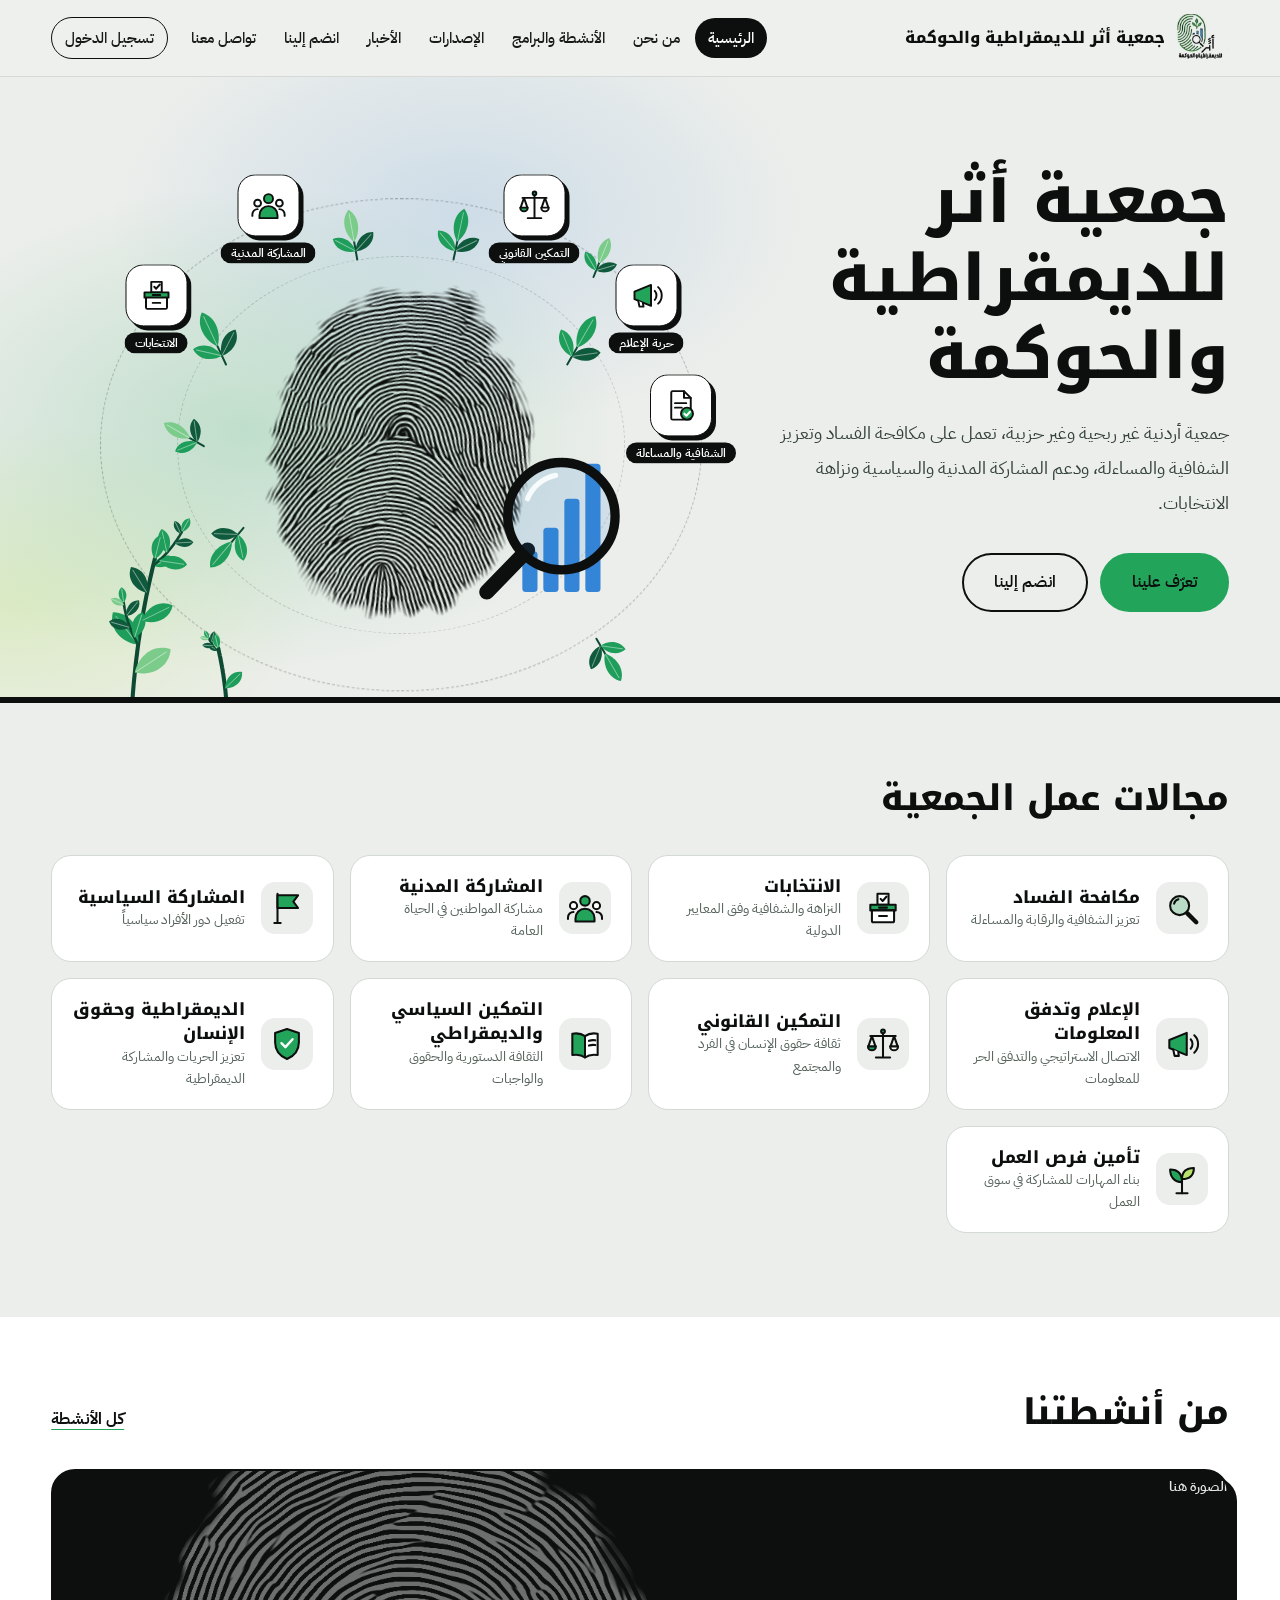
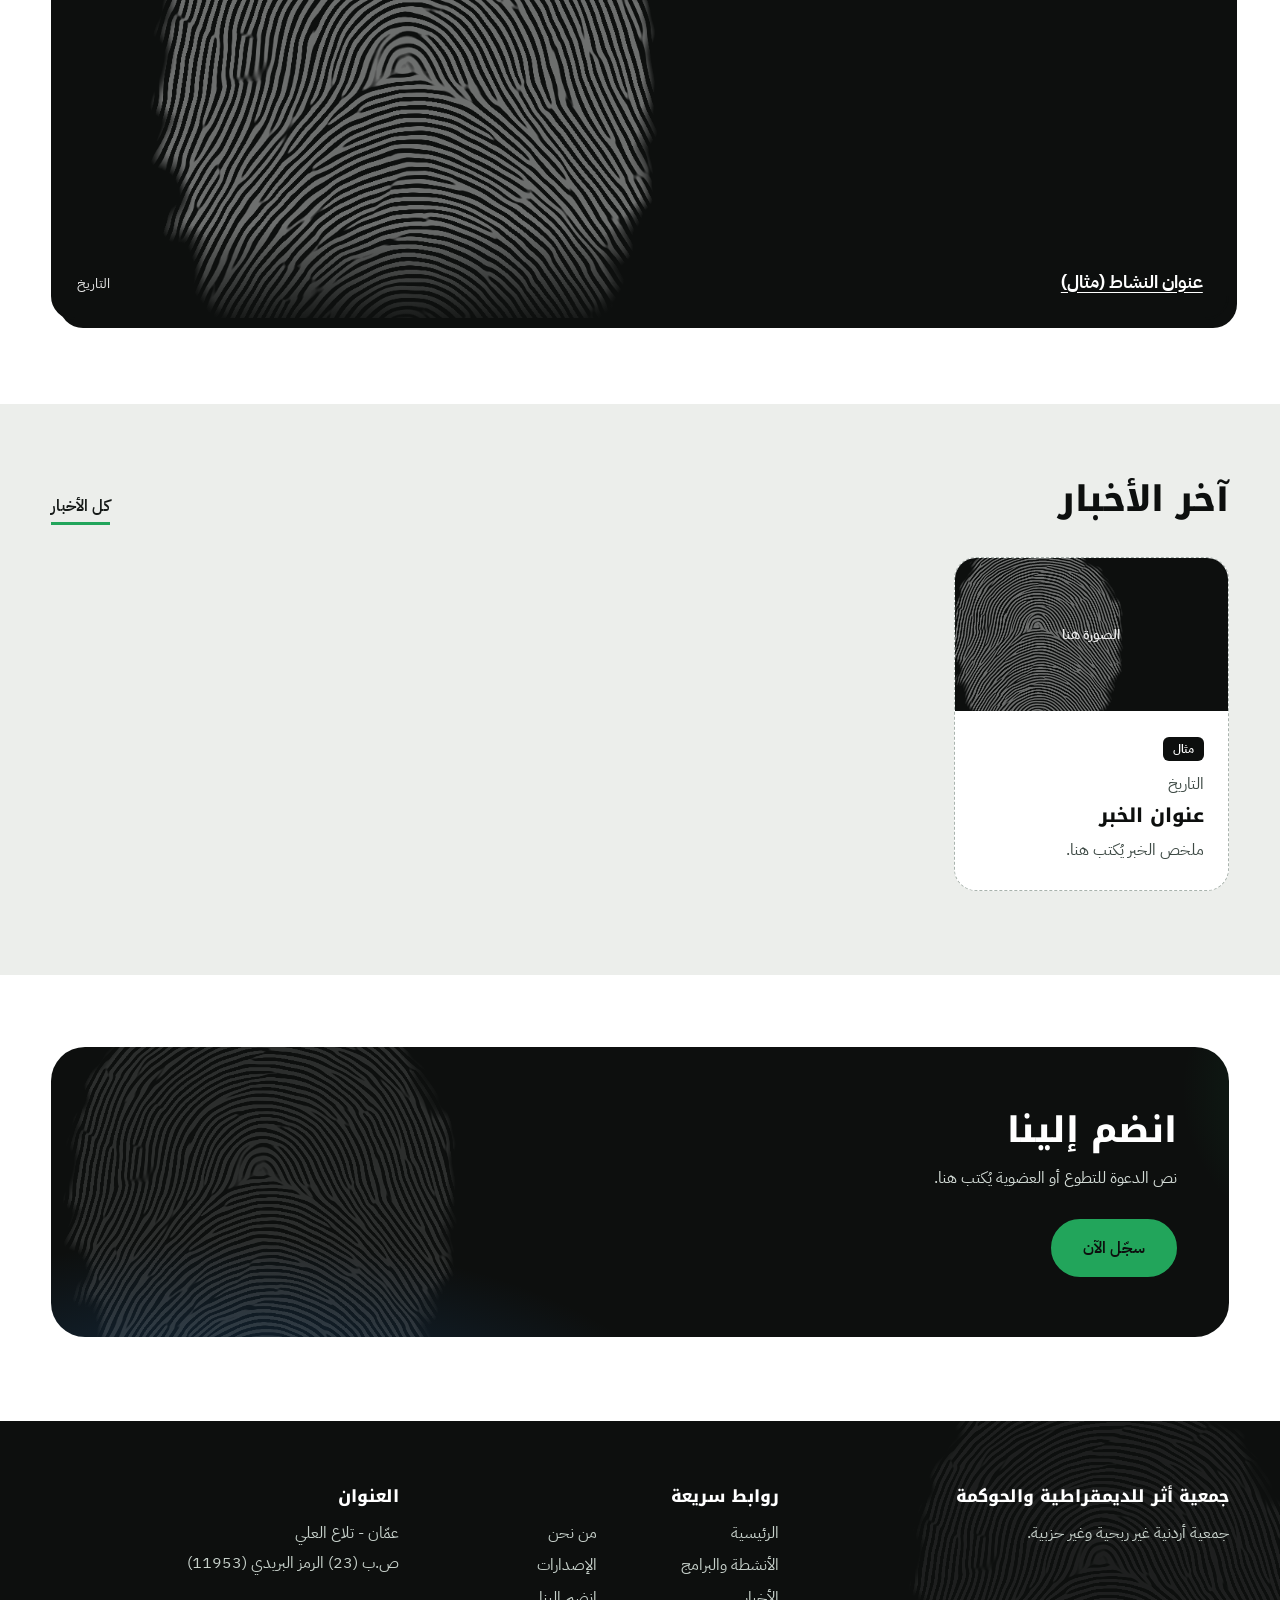
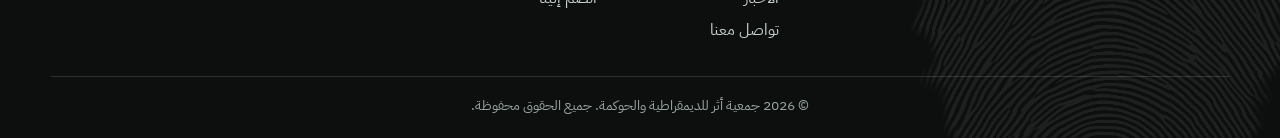
<file: index.html>
<!DOCTYPE html>
<html lang="ar" dir="rtl">
<head>
  <meta charset="UTF-8">
  <meta name="viewport" content="width=device-width, initial-scale=1.0">
  <title>جمعية أثر للديمقراطية والحوكمة |  التمكين و مكافحة الفساد وتعزيز الشفافية </title>
  <meta name="description" content="جمعية أردنية غير ربحية وغير حزبية تعمل على مكافحة الفساد وتعزيز الشفافية والمساءلة ودعم المشاركة المدنية والسياسية ونزاهة الانتخابات.">
  <meta name="theme-color" content="#0d0f0e">
  <link rel="canonical" href="https://YOUR-DOMAIN.org/">
  <meta property="og:type" content="website">
  <meta property="og:site_name" content="جمعية أثر للديمقراطية والحوكمة">
  <meta property="og:locale" content="ar_JO">
  <meta property="og:title" content="جمعية أثر للديمقراطية والحوكمة |  التمكين و مكافحة الفساد وتعزيز الشفافية">
  <meta property="og:description" content="جمعية أردنية غير ربحية وغير حزبية تعمل على مكافحة الفساد وتعزيز الشفافية والمساءلة ودعم المشاركة المدنية والسياسية ونزاهة الانتخابات.">
  <meta property="og:url" content="https://YOUR-DOMAIN.org/">
  <meta property="og:image" content="https://YOUR-DOMAIN.org/assets/og-image.png">
  <meta name="twitter:card" content="summary_large_image">
  <link rel="icon" href="logo.png">
  <link rel="apple-touch-icon" href="logo.png">
  <link rel="preconnect" href="https://fonts.googleapis.com">
  <link rel="preconnect" href="https://fonts.gstatic.com" crossorigin>
  <link href="https://fonts.googleapis.com/css2?family=IBM+Plex+Sans+Arabic:wght@400;500;600&family=Noto+Kufi+Arabic:wght@700;800&display=swap" rel="stylesheet">
  <link rel="stylesheet" href="style.css">
  <script type="application/ld+json">
{
  "@context": "https://schema.org",
  "@type": "NGO",
  "name": "جمعية أثر للديمقراطية والحوكمة",
  "url": "https://YOUR-DOMAIN.org/",
  "logo": "https://YOUR-DOMAIN.org/logo.png",
  "description": "جمعية أردنية غير ربحية وغير حزبية تعمل على مكافحة الفساد وتعزيز الشفافية والمساءلة ودعم المشاركة المدنية والسياسية ونزاهة الانتخابات.",
  "foundingDate": "2025-09-10",
  "address": {
    "@type": "PostalAddress",
    "addressLocality": "تلاع العلي، عمّان",
    "postOfficeBoxNumber": "23",
    "postalCode": "11953",
    "addressCountry": "JO"
  },
  "knowsAbout": [
    "مكافحة الفساد",
    "الانتخابات",
    "المشاركة المدنية",
    "المشاركة السياسية",
    "الإعلام وتدفق المعلومات",
    "التمكين القانوني",
    "التمكين السياسي والديمقراطي",
    "الديمقراطية وحقوق الإنسان",
    "تأمين فرص العمل"
  ]
}
  </script>
</head>




<body>
  <a class="skip" href="#main">انتقل إلى المحتوى</a>

  <header class="header">
    <div class="container header-inner">
      <a href="index.html" class="brand" aria-label="جمعية أثر للديمقراطية والحوكمة - الصفحة الرئيسية">
        <img src="logo.png" alt="" class="logo" width="50" height="50">
        <span>جمعية أثر للديمقراطية والحوكمة</span>
      </a>
      <button class="menu-btn" id="menuBtn" type="button" aria-label="فتح القائمة" aria-expanded="false" aria-controls="nav"><svg viewBox="0 0 24 24" width="24" height="24" fill="none" stroke="currentColor" stroke-width="2.4" stroke-linecap="round" aria-hidden="true"><path d="M4 7h16M4 12h16M4 17h16"/></svg></button>
      <nav class="nav" id="nav" aria-label="القائمة الرئيسية">
        <a href="index.html" class="active" aria-current="page">الرئيسية</a>
        <a href="about.html">من نحن</a>
        <a href="programs.html">الأنشطة والبرامج</a>
        <a href="publications.html">الإصدارات</a>
        <a href="news.html">الأخبار</a>
        <a href="join.html">انضم إلينا</a>
        <a href="contact.html">تواصل معنا</a>
        <a href="login.html">تسجيل الدخول</a>
      </nav>
    </div>
  </header>

  <main id="main">
    <section class="hero" aria-labelledby="hero-title">
      <div class="container hero-inner">
        <div class="hero-text">
          <h1 id="hero-title">جمعية أثر للديمقراطية والحوكمة</h1>
          <p>جمعية أردنية غير ربحية وغير حزبية، تعمل على مكافحة الفساد وتعزيز الشفافية والمساءلة، ودعم المشاركة المدنية والسياسية ونزاهة الانتخابات.</p>
          <div class="hero-actions">
            <a href="about.html" class="btn accent">تعرّف علينا</a>
            <a href="join.html" class="btn ghost">انضم إلينا</a>
          </div>
        </div>
        <div class="hero-art" data-parallax>
          <span class="ring r1" aria-hidden="true"></span>
          <span class="ring r2" aria-hidden="true"></span>
          <img class="plants back" src="assets/plants-back.svg" alt="" width="1200" height="900">
          <img class="print" src="assets/print.webp" alt="بصمة إصبع ينبت منها برعم أخضر، وهي شعار الجمعية" width="720" height="900" fetchpriority="high">
          <img class="lens" src="assets/lens.svg" alt="" width="1200" height="900">
          <img class="plants front" src="assets/plants-front.svg" alt="" width="1200" height="900">
          <ul class="chips" aria-label="من مجالات عمل الجمعية">
          <li class="chip" style="--x:15%;--y:26%;--d:1.7s"><img src="assets/icons/ballot.svg" alt="" width="34" height="34"><span>الانتخابات</span></li>
          <li class="chip" style="--x:31%;--y:9%;--d:1.85s"><img src="assets/icons/people.svg" alt="" width="34" height="34"><span>المشاركة المدنية</span></li>
          <li class="chip" style="--x:69%;--y:9%;--d:2.0s"><img src="assets/icons/scales.svg" alt="" width="34" height="34"><span>التمكين القانوني</span></li>
          <li class="chip" style="--x:85%;--y:26%;--d:2.15s"><img src="assets/icons/megaphone.svg" alt="" width="34" height="34"><span>حرية الإعلام</span></li>
          <li class="chip" style="--x:90%;--y:47%;--d:2.3s"><img src="assets/icons/document.svg" alt="" width="34" height="34"><span>الشفافية والمساءلة</span></li>
          </ul>
        </div>
      </div>
    </section>


    <section class="section alt" aria-labelledby="fields-title">
      <div class="container">
        <div class="section-head">
          <h2 id="fields-title">مجالات عمل الجمعية</h2>
        </div>
        <ul class="tiles">
        <li class="tile"><img src="assets/icons/magnifier.svg" alt="" width="44" height="44" loading="lazy"><div><h3>مكافحة الفساد</h3><p>تعزيز الشفافية والرقابة والمساءلة</p></div></li>
        <li class="tile"><img src="assets/icons/ballot.svg" alt="" width="44" height="44" loading="lazy"><div><h3>الانتخابات</h3><p>النزاهة والشفافية وفق المعايير الدولية</p></div></li>
        <li class="tile"><img src="assets/icons/people.svg" alt="" width="44" height="44" loading="lazy"><div><h3>المشاركة المدنية</h3><p>مشاركة المواطنين في الحياة العامة</p></div></li>
        <li class="tile"><img src="assets/icons/flag.svg" alt="" width="44" height="44" loading="lazy"><div><h3>المشاركة السياسية</h3><p>تفعيل دور الأفراد سياسياً</p></div></li>
        <li class="tile"><img src="assets/icons/megaphone.svg" alt="" width="44" height="44" loading="lazy"><div><h3>الإعلام وتدفق المعلومات</h3><p>الاتصال الاستراتيجي والتدفق الحر للمعلومات</p></div></li>
        <li class="tile"><img src="assets/icons/scales.svg" alt="" width="44" height="44" loading="lazy"><div><h3>التمكين القانوني</h3><p>ثقافة حقوق الإنسان في الفرد والمجتمع</p></div></li>
        <li class="tile"><img src="assets/icons/book.svg" alt="" width="44" height="44" loading="lazy"><div><h3>التمكين السياسي والديمقراطي</h3><p>الثقافة الدستورية والحقوق والواجبات</p></div></li>
        <li class="tile"><img src="assets/icons/shield.svg" alt="" width="44" height="44" loading="lazy"><div><h3>الديمقراطية وحقوق الإنسان</h3><p>تعزيز الحريات والمشاركة الديمقراطية</p></div></li>
        <li class="tile"><img src="assets/icons/sprout.svg" alt="" width="44" height="44" loading="lazy"><div><h3>تأمين فرص العمل</h3><p>بناء المهارات للمشاركة في سوق العمل</p></div></li>
        </ul>
      </div>
    </section>


    <section class="section gallery-section" aria-labelledby="gallery-title">
      <div class="container">
        <div class="section-head">
          <h2 id="gallery-title">من أنشطتنا</h2>
          <a class="more" href="programs.html">كل الأنشطة</a>
        </div>
        <div class="gallery" id="gallery" role="region" aria-roledescription="معرض صور" aria-label="صور من أنشطة الجمعية">
          <div class="gallery-stage" id="galleryStage">
            <figure class="slide active"><div class="thumb cover wide" role="img" aria-label="مساحة مخصصة لصورة نشاط">  </div>
              <figcaption><strong>عنوان النشاط (مثال)</strong><span>التاريخ</span></figcaption></figure>
          </div>
          <div class="gallery-ctrl" id="galleryCtrl" hidden>
            <button type="button" class="g-btn" id="gPrev" aria-label="الصورة السابقة">&rarr;</button>
            <div class="g-dots" id="gDots"></div>
            <button type="button" class="g-btn" id="gNext" aria-label="الصورة التالية">&larr;</button>
          </div>
        </div>
      </div>
    </section>

    <!--
  <section class="section" aria-labelledby="programs-title">
      <div class="container">
        <div class="section-head">
          <h2 id="programs-title">الأنشطة والبرامج</h2>
          <a href="programs.html" class="link-more">كل الأنشطة</a>
        </div>
        <div class="grid">
          <article class="card example has-thumb">
          <div class="thumb" role="img" aria-label="مساحة مخصصة لصورة"></div>
          <div class="card-body">
            <span class="tag">مثال</span>
            <p class="meta"><span>التاريخ</span><span>المكان</span></p>
            <h3>اسم النشاط أو البرنامج</h3>
            <p>وصف النشاط يُكتب هنا.</p>
          </div>
        </article>
        </div>
      </div>
    </section>
-->

    <section class="section alt" aria-labelledby="news-title">
      <div class="container">
        <div class="section-head">
          <h2 id="news-title">آخر الأخبار</h2>
          <a href="news.html" class="link-more">كل الأخبار</a>
        </div>
        <div class="grid">
          <article class="card example has-thumb">
          <div class="thumb" role="img" aria-label="مساحة مخصصة لصورة"></div>
          <div class="card-body">
            <span class="tag">مثال</span>
            <p class="meta"><span>التاريخ</span></p>
            <h3>عنوان الخبر</h3>
            <p>ملخص الخبر يُكتب هنا.</p>
          </div>
        </article>
        </div>
      </div>
    </section>

    <section class="section" aria-labelledby="cta-title">
      <div class="container">
        <div class="cta-box">
          <h2 id="cta-title">انضم إلينا</h2>
          <p>نص الدعوة للتطوع أو العضوية يُكتب هنا.</p>
          <a href="join.html" class="btn accent">سجّل الآن</a>
        </div>
      </div>
    </section>

  </main>

  <footer class="footer">
    <div class="container">
      <div class="footer-grid">
        <div>
          <h2 class="footer-h">جمعية أثر للديمقراطية والحوكمة</h2>
          <p>جمعية أردنية غير ربحية وغير حزبية.</p>
        </div>
        <nav aria-label="روابط التذييل">
          <h2 class="footer-h">روابط سريعة</h2>
          <ul class="footer-links">
            <li><a href="index.html">الرئيسية</a></li>
            <li><a href="about.html">من نحن</a></li>
            <li><a href="programs.html">الأنشطة والبرامج</a></li>
            <li><a href="publications.html">الإصدارات</a></li>
            <li><a href="news.html">الأخبار</a></li>
            <li><a href="join.html">انضم إلينا</a></li>
            <li><a href="contact.html">تواصل معنا</a></li>
          </ul>
        </nav>
        <address>
          <h2 class="footer-h">العنوان</h2>
          <p>عمّان - تلاع العلي<br>ص.ب (23) الرمز البريدي (11953)</p>
        </address>
      </div>
      <p class="copyright">© <span id="year">2026</span> جمعية أثر للديمقراطية والحوكمة. جميع الحقوق محفوظة.</p>
    </div>
  </footer>

  <button class="to-top" id="toTop" type="button" aria-label="العودة إلى أعلى الصفحة"><svg viewBox="0 0 24 24" width="22" height="22" fill="none" stroke="currentColor" stroke-width="2.6" stroke-linecap="round" stroke-linejoin="round" aria-hidden="true"><path d="M5 15l7-7 7 7"/></svg></button>

  <script src="gallery-data.js"></script>
  <script src="script.js"></script>
</body>
</html>
</file>
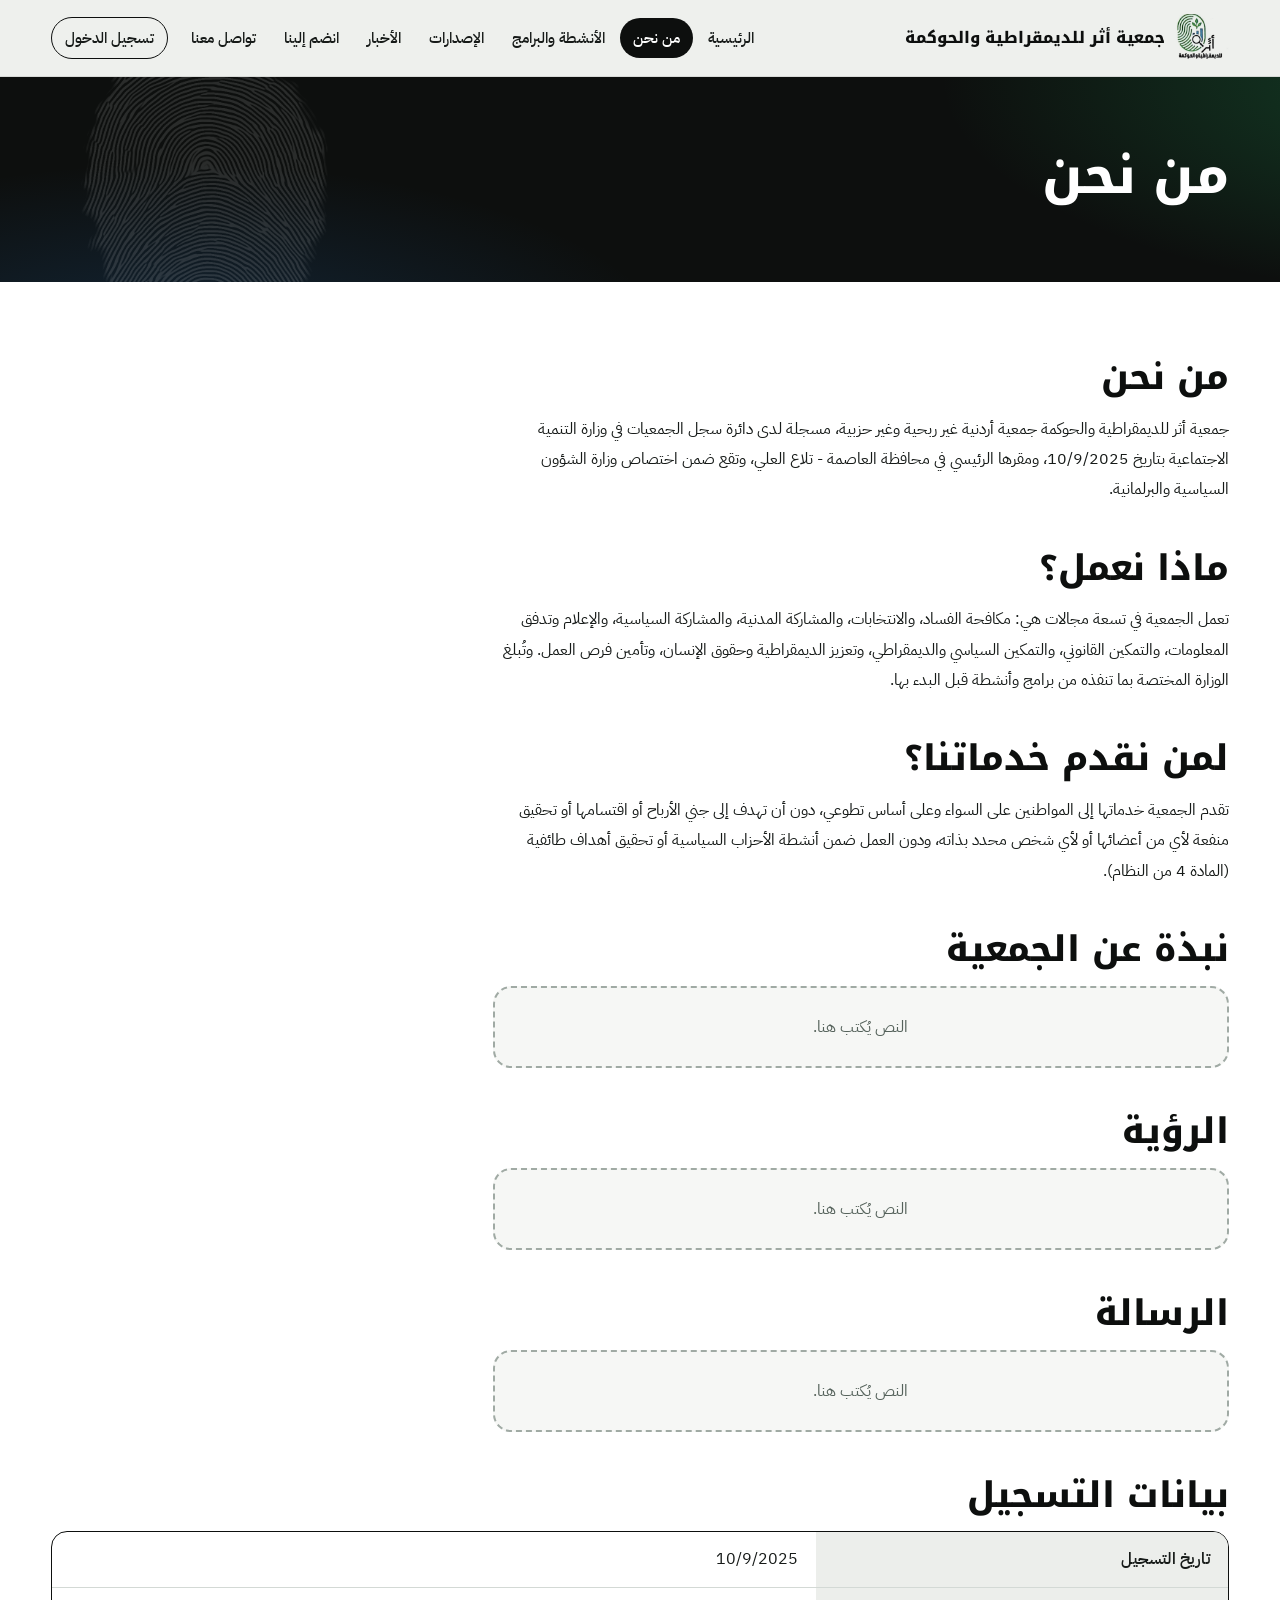
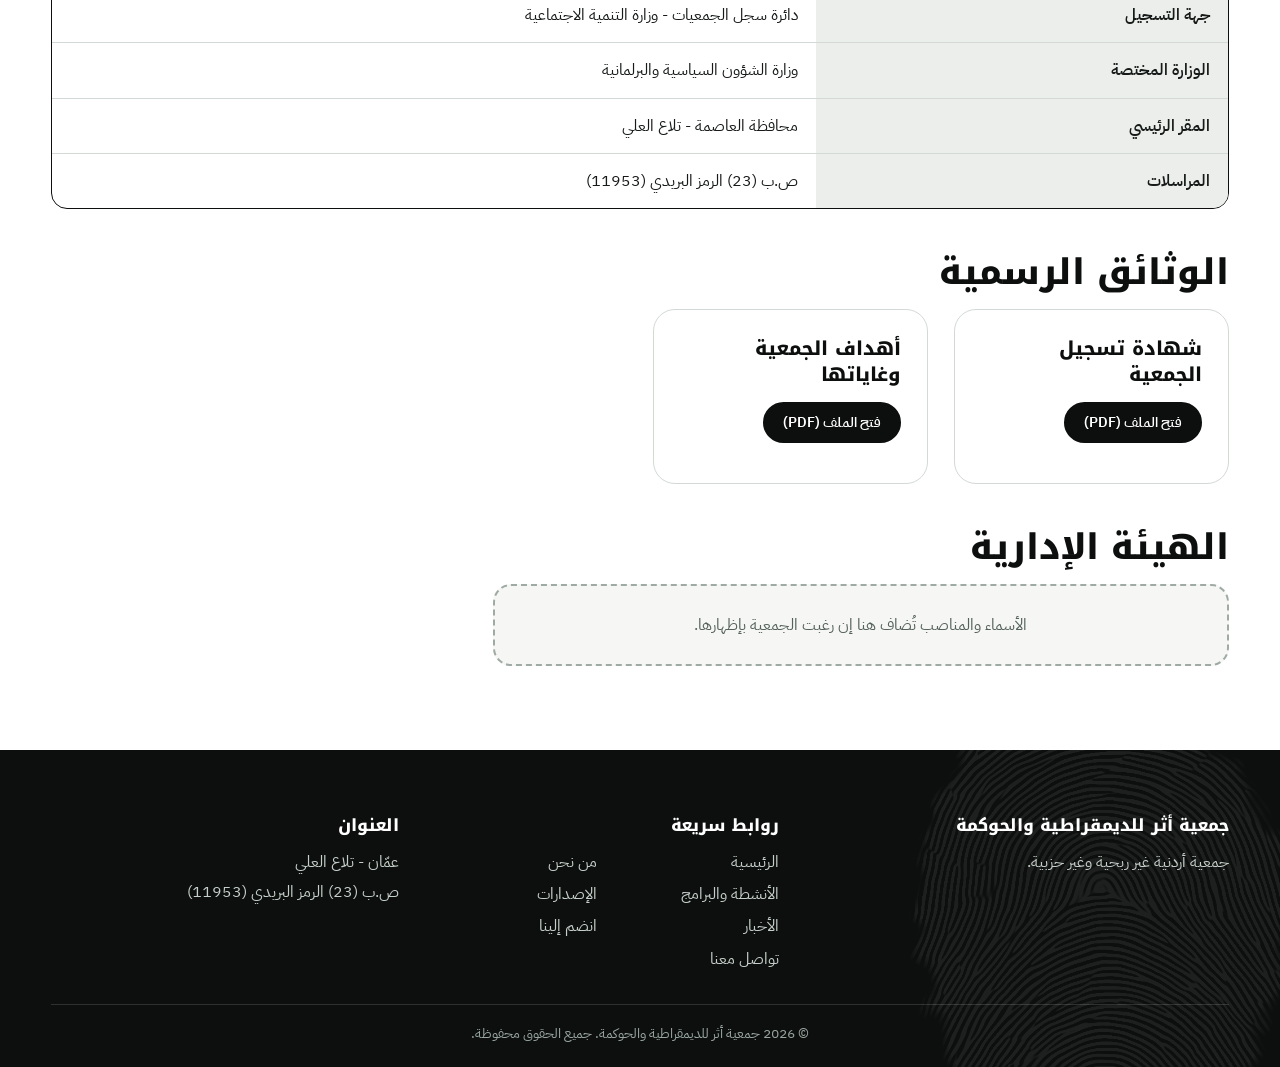
<file: about.html>
<!DOCTYPE html>
<html lang="ar" dir="rtl">
<head>
  <meta charset="UTF-8">
  <meta name="viewport" content="width=device-width, initial-scale=1.0">
  <title>من نحن | جمعية أثر للديمقراطية والحوكمة</title>
  <meta name="description" content="تعرّف على جمعية أثر للديمقراطية والحوكمة: جمعية أردنية مسجلة لدى وزارة التنمية الاجتماعية عام 2025، ومجالات عملها والفئات التي تخدمها.">
  <meta name="theme-color" content="#0d0f0e">
  <link rel="canonical" href="https://YOUR-DOMAIN.org/about.html">
  <meta property="og:type" content="website">
  <meta property="og:site_name" content="جمعية أثر للديمقراطية والحوكمة">
  <meta property="og:locale" content="ar_JO">
  <meta property="og:title" content="من نحن | جمعية أثر للديمقراطية والحوكمة">
  <meta property="og:description" content="تعرّف على جمعية أثر للديمقراطية والحوكمة: جمعية أردنية مسجلة لدى وزارة التنمية الاجتماعية عام 2025، ومجالات عملها والفئات التي تخدمها.">
  <meta property="og:url" content="https://YOUR-DOMAIN.org/about.html">
  <meta property="og:image" content="https://YOUR-DOMAIN.org/assets/og-image.png">
  <meta name="twitter:card" content="summary_large_image">
  <link rel="icon" href="logo.png">
  <link rel="apple-touch-icon" href="logo.png">
  <link rel="preconnect" href="https://fonts.googleapis.com">
  <link rel="preconnect" href="https://fonts.gstatic.com" crossorigin>
  <link href="https://fonts.googleapis.com/css2?family=IBM+Plex+Sans+Arabic:wght@400;500;600&family=Noto+Kufi+Arabic:wght@700;800&display=swap" rel="stylesheet">
  <link rel="stylesheet" href="style.css">
  <script type="application/ld+json">
{
  "@context": "https://schema.org",
  "@type": "NGO",
  "name": "جمعية أثر للديمقراطية والحوكمة",
  "url": "https://YOUR-DOMAIN.org/",
  "logo": "https://YOUR-DOMAIN.org/logo.png",
  "description": "جمعية أردنية غير ربحية وغير حزبية تعمل على مكافحة الفساد وتعزيز الشفافية والمساءلة ودعم المشاركة المدنية والسياسية ونزاهة الانتخابات.",
  "foundingDate": "2025-09-10",
  "address": {
    "@type": "PostalAddress",
    "addressLocality": "تلاع العلي، عمّان",
    "postOfficeBoxNumber": "23",
    "postalCode": "11953",
    "addressCountry": "JO"
  },
  "knowsAbout": [
    "مكافحة الفساد",
    "الانتخابات",
    "المشاركة المدنية",
    "المشاركة السياسية",
    "الإعلام وتدفق المعلومات",
    "التمكين القانوني",
    "التمكين السياسي والديمقراطي",
    "الديمقراطية وحقوق الإنسان",
    "تأمين فرص العمل"
  ]
}
  </script>
</head>
<body>
  <a class="skip" href="#main">انتقل إلى المحتوى</a>

  <header class="header">
    <div class="container header-inner">
      <a href="index.html" class="brand" aria-label="جمعية أثر للديمقراطية والحوكمة - الصفحة الرئيسية">
        <img src="logo.png" alt="" class="logo" width="48" height="44">
        <span>جمعية أثر للديمقراطية والحوكمة</span>
      </a>
      <button class="menu-btn" id="menuBtn" type="button" aria-label="فتح القائمة" aria-expanded="false" aria-controls="nav"><svg viewBox="0 0 24 24" width="24" height="24" fill="none" stroke="currentColor" stroke-width="2.4" stroke-linecap="round" aria-hidden="true"><path d="M4 7h16M4 12h16M4 17h16"/></svg></button>
      <nav class="nav" id="nav" aria-label="القائمة الرئيسية">
        <a href="index.html">الرئيسية</a>
        <a href="about.html" class="active" aria-current="page">من نحن</a>
        <a href="programs.html">الأنشطة والبرامج</a>
        <a href="publications.html">الإصدارات</a>
        <a href="news.html">الأخبار</a>
        <a href="join.html">انضم إلينا</a>
        <a href="contact.html">تواصل معنا</a>
        <a href="login.html">تسجيل الدخول</a>
      </nav>
    </div>
  </header>

  <main id="main">
    <section class="page-title">
      <div class="container"><h1>من نحن</h1></div>
    </section>

    <section class="section">
      <div class="container text-block">
        <h2>من نحن</h2>
        <p>جمعية أثر للديمقراطية والحوكمة جمعية أردنية غير ربحية وغير حزبية، مسجلة لدى دائرة سجل الجمعيات في وزارة التنمية الاجتماعية بتاريخ 10/9/2025، ومقرها الرئيسي في محافظة العاصمة - تلاع العلي، وتقع ضمن اختصاص وزارة الشؤون السياسية والبرلمانية.</p>

        <h2>ماذا نعمل؟</h2>
        <p>تعمل الجمعية في تسعة مجالات هي: مكافحة الفساد، والانتخابات، والمشاركة المدنية، والمشاركة السياسية، والإعلام وتدفق المعلومات، والتمكين القانوني، والتمكين السياسي والديمقراطي، وتعزيز الديمقراطية وحقوق الإنسان، وتأمين فرص العمل. وتُبلغ الوزارة المختصة بما تنفذه من برامج وأنشطة قبل البدء بها.</p>

        <h2>لمن نقدم خدماتنا؟</h2>
        <p>تقدم الجمعية خدماتها إلى المواطنين على السواء وعلى أساس تطوعي، دون أن تهدف إلى جني الأرباح أو اقتسامها أو تحقيق منفعة لأي من أعضائها أو لأي شخص محدد بذاته، ودون العمل ضمن أنشطة الأحزاب السياسية أو تحقيق أهداف طائفية (المادة 4 من النظام).</p>

        <h2>نبذة عن الجمعية</h2>
        <div class="placeholder">النص يُكتب هنا.</div>
        <h2>الرؤية</h2>
        <div class="placeholder">النص يُكتب هنا.</div>
        <h2>الرسالة</h2>
        <div class="placeholder">النص يُكتب هنا.</div>

        <h2>بيانات التسجيل</h2>
        <table>
          <caption class="sr-only">بيانات تسجيل الجمعية</caption>
          <tbody>
            <tr><th scope="row">تاريخ التسجيل</th><td>10/9/2025</td></tr>
            <tr><th scope="row">جهة التسجيل</th><td>دائرة سجل الجمعيات - وزارة التنمية الاجتماعية</td></tr>
            <tr><th scope="row">الوزارة المختصة</th><td>وزارة الشؤون السياسية والبرلمانية</td></tr>
            <tr><th scope="row">المقر الرئيسي</th><td>محافظة العاصمة - تلاع العلي</td></tr>
            <tr><th scope="row">المراسلات</th><td>ص.ب (23) الرمز البريدي (11953)</td></tr>
          </tbody>
        </table>

        <h2>الوثائق الرسمية</h2>
        <div class="grid">
          <div class="card">
            <h3>شهادة تسجيل الجمعية</h3>
            <p class="card-action"><a href="docs/license.pdf" class="btn small" target="_blank" rel="noopener">فتح الملف (PDF)</a></p>
          </div>
          <div class="card">
            <h3>أهداف الجمعية وغاياتها</h3>
            <p class="card-action"><a href="docs/objectives.pdf" class="btn small" target="_blank" rel="noopener">فتح الملف (PDF)</a></p>
          </div>
        </div>

        <h2>الهيئة الإدارية</h2>
        <div class="placeholder">الأسماء والمناصب تُضاف هنا إن رغبت الجمعية بإظهارها.</div>
      </div>
    </section>

  </main>

  <footer class="footer">
    <div class="container">
      <div class="footer-grid">
        <div>
          <h2 class="footer-h">جمعية أثر للديمقراطية والحوكمة</h2>
          <p>جمعية أردنية غير ربحية وغير حزبية.</p>
        </div>
        <nav aria-label="روابط التذييل">
          <h2 class="footer-h">روابط سريعة</h2>
          <ul class="footer-links">
            <li><a href="index.html">الرئيسية</a></li>
            <li><a href="about.html">من نحن</a></li>
            <li><a href="programs.html">الأنشطة والبرامج</a></li>
            <li><a href="publications.html">الإصدارات</a></li>
            <li><a href="news.html">الأخبار</a></li>
            <li><a href="join.html">انضم إلينا</a></li>
            <li><a href="contact.html">تواصل معنا</a></li>
          </ul>
        </nav>
        <address>
          <h2 class="footer-h">العنوان</h2>
          <p>عمّان - تلاع العلي<br>ص.ب (23) الرمز البريدي (11953)</p>
        </address>
      </div>
      <p class="copyright">© <span id="year">2026</span> جمعية أثر للديمقراطية والحوكمة. جميع الحقوق محفوظة.</p>
    </div>
  </footer>

  <button class="to-top" id="toTop" type="button" aria-label="العودة إلى أعلى الصفحة"><svg viewBox="0 0 24 24" width="22" height="22" fill="none" stroke="currentColor" stroke-width="2.6" stroke-linecap="round" stroke-linejoin="round" aria-hidden="true"><path d="M5 15l7-7 7 7"/></svg></button>

  <script src="script.js"></script>
</body>
</html>
</file>
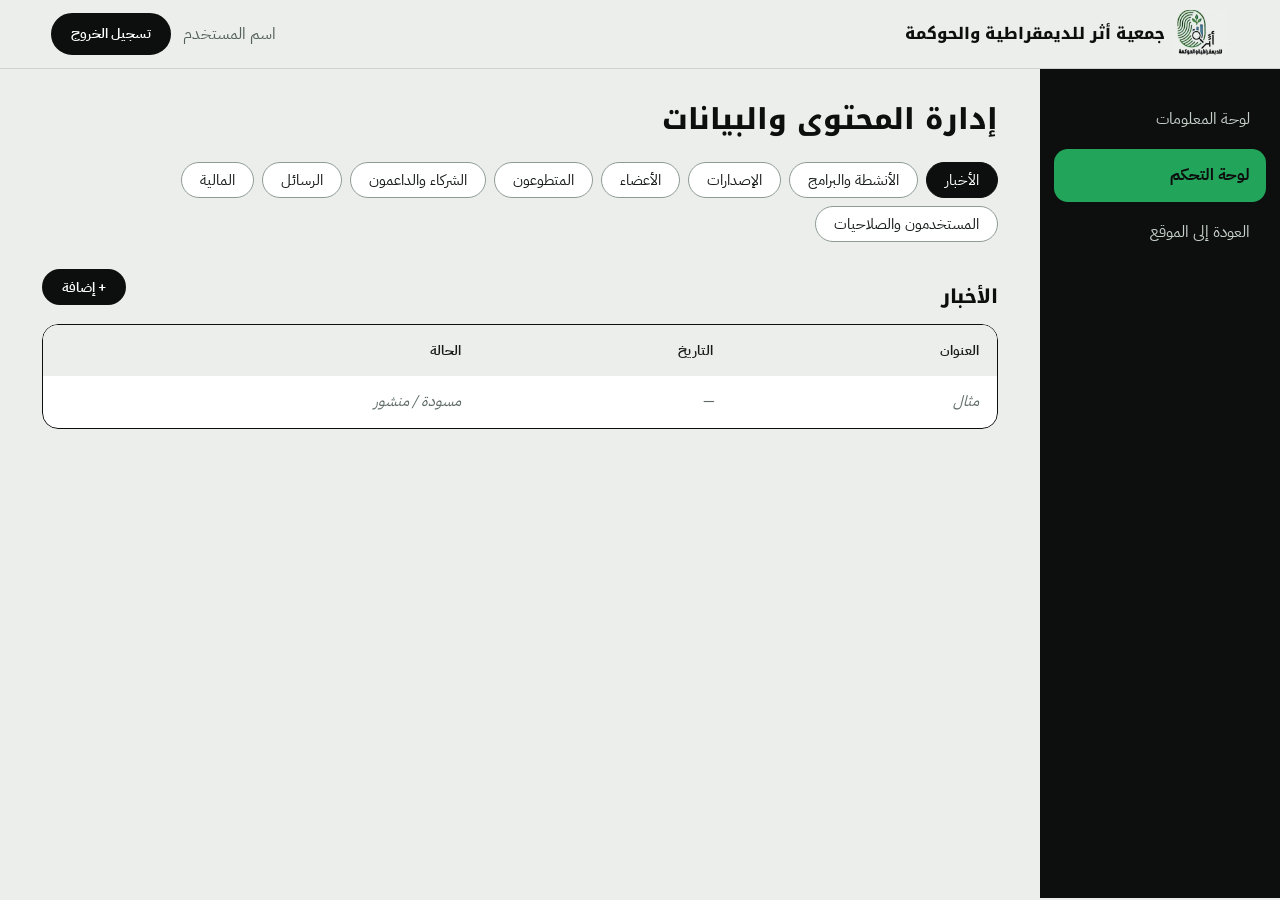
<file: admin.html>
<!DOCTYPE html>
<html lang="ar" dir="rtl">
<head>
  <meta charset="UTF-8">
  <meta name="viewport" content="width=device-width, initial-scale=1.0">
  <title>لوحة التحكم | جمعية أثر للديمقراطية والحوكمة</title>
  <meta name="description" content="لوحة تحكم الجمعية.">
  <meta name="theme-color" content="#0d0f0e">
  <meta name="robots" content="noindex, nofollow">
  <link rel="icon" href="logo.png">
  <link rel="apple-touch-icon" href="logo.png">
  <link rel="preconnect" href="https://fonts.googleapis.com">
  <link rel="preconnect" href="https://fonts.gstatic.com" crossorigin>
  <link href="https://fonts.googleapis.com/css2?family=IBM+Plex+Sans+Arabic:wght@400;500;600&family=Noto+Kufi+Arabic:wght@700;800&display=swap" rel="stylesheet">
  <link rel="stylesheet" href="style.css">
</head>
<body class="app">
  <a class="skip" href="#main">انتقل إلى المحتوى</a>

  <header class="app-header">
    <div class="brand">
      <img src="logo.png" alt="" class="logo" width="48" height="44">
      <span>جمعية أثر للديمقراطية والحوكمة</span>
    </div>
    <div class="app-user">
      <span>اسم المستخدم</span>
      <a href="login.html" class="btn small">تسجيل الخروج</a>
    </div>
  </header>

  <div class="app-layout">
    <nav class="app-nav" aria-label="قائمة اللوحة">
      <a href="dashboard.html">لوحة المعلومات</a>
      <a href="admin.html" class="active" aria-current="page">لوحة التحكم</a>
      <a href="index.html">العودة إلى الموقع</a>
    </nav>
    <main class="app-main" id="main">
      <h1 class="app-title">إدارة المحتوى والبيانات</h1>
      <div class="tabs" role="tablist" aria-label="أقسام الإدارة">
        <button class="tab active" role="tab" id="tab-news" data-tab="news" aria-selected="true" aria-controls="panel-news" tabindex="0" type="button">الأخبار</button>
        <button class="tab" role="tab" id="tab-programs" data-tab="programs" aria-selected="false" aria-controls="panel-programs" tabindex="-1" type="button">الأنشطة والبرامج</button>
        <button class="tab" role="tab" id="tab-publications" data-tab="publications" aria-selected="false" aria-controls="panel-publications" tabindex="-1" type="button">الإصدارات</button>
        <button class="tab" role="tab" id="tab-members" data-tab="members" aria-selected="false" aria-controls="panel-members" tabindex="-1" type="button">الأعضاء</button>
        <button class="tab" role="tab" id="tab-volunteers" data-tab="volunteers" aria-selected="false" aria-controls="panel-volunteers" tabindex="-1" type="button">المتطوعون</button>
        <button class="tab" role="tab" id="tab-partners" data-tab="partners" aria-selected="false" aria-controls="panel-partners" tabindex="-1" type="button">الشركاء والداعمون</button>
        <button class="tab" role="tab" id="tab-messages" data-tab="messages" aria-selected="false" aria-controls="panel-messages" tabindex="-1" type="button">الرسائل</button>
        <button class="tab" role="tab" id="tab-finance" data-tab="finance" aria-selected="false" aria-controls="panel-finance" tabindex="-1" type="button">المالية</button>
        <button class="tab" role="tab" id="tab-users" data-tab="users" aria-selected="false" aria-controls="panel-users" tabindex="-1" type="button">المستخدمون والصلاحيات</button>
      </div>
      <section class="panel active" role="tabpanel" id="panel-news" aria-labelledby="tab-news">
        <div class="panel-head">
          <h2 class="app-sub">الأخبار</h2>
          <button class="btn small" type="button">+ إضافة</button>
        </div>
        <div class="table-wrap">
        <table class="data">
          <caption class="sr-only">الأخبار</caption>
          <thead><tr><th scope="col">العنوان</th><th scope="col">التاريخ</th><th scope="col">الحالة</th></tr></thead>
          <tbody><tr class="example-row"><td>مثال</td><td>—</td><td>مسودة / منشور</td></tr></tbody>
        </table>
      </div>
      </section>
      <section class="panel" role="tabpanel" id="panel-programs" aria-labelledby="tab-programs">
        <div class="panel-head">
          <h2 class="app-sub">الأنشطة والبرامج</h2>
          <button class="btn small" type="button">+ إضافة</button>
        </div>
        <div class="table-wrap">
        <table class="data">
          <caption class="sr-only">الأنشطة والبرامج</caption>
          <thead><tr><th scope="col">الاسم</th><th scope="col">التاريخ</th><th scope="col">المكان</th><th scope="col">الحالة</th></tr></thead>
          <tbody><tr class="example-row"><td>مثال</td><td>—</td><td>—</td><td>قادم / منتهٍ</td></tr></tbody>
        </table>
      </div>
      </section>
      <section class="panel" role="tabpanel" id="panel-publications" aria-labelledby="tab-publications">
        <div class="panel-head">
          <h2 class="app-sub">الإصدارات</h2>
          <button class="btn small" type="button">+ إضافة</button>
        </div>
        <div class="table-wrap">
        <table class="data">
          <caption class="sr-only">الإصدارات</caption>
          <thead><tr><th scope="col">العنوان</th><th scope="col">النوع</th><th scope="col">السنة</th><th scope="col">الملف</th></tr></thead>
          <tbody><tr class="example-row"><td>مثال</td><td>—</td><td>—</td><td>PDF</td></tr></tbody>
        </table>
      </div>
      </section>
      <section class="panel" role="tabpanel" id="panel-members" aria-labelledby="tab-members">
        <div class="panel-head">
          <h2 class="app-sub">الأعضاء</h2>
          <button class="btn small" type="button">+ إضافة</button>
        </div>
        <div class="table-wrap">
        <table class="data">
          <caption class="sr-only">الأعضاء</caption>
          <thead><tr><th scope="col">الاسم</th><th scope="col">نوع العضوية</th><th scope="col">تاريخ الانضمام</th><th scope="col">الحالة</th></tr></thead>
          <tbody><tr class="example-row"><td>مثال</td><td>—</td><td>—</td><td>فعّال</td></tr></tbody>
        </table>
      </div>
      </section>
      <section class="panel" role="tabpanel" id="panel-volunteers" aria-labelledby="tab-volunteers">
        <div class="panel-head">
          <h2 class="app-sub">المتطوعون</h2>
          <button class="btn small" type="button">+ إضافة</button>
        </div>
        <div class="table-wrap">
        <table class="data">
          <caption class="sr-only">المتطوعون</caption>
          <thead><tr><th scope="col">الاسم</th><th scope="col">المجال</th><th scope="col">تاريخ الطلب</th><th scope="col">الحالة</th></tr></thead>
          <tbody><tr class="example-row"><td>مثال</td><td>—</td><td>—</td><td>جديد</td></tr></tbody>
        </table>
      </div>
      </section>
      <section class="panel" role="tabpanel" id="panel-partners" aria-labelledby="tab-partners">
        <div class="panel-head">
          <h2 class="app-sub">الشركاء والداعمون</h2>
          <button class="btn small" type="button">+ إضافة</button>
        </div>
        <div class="table-wrap">
        <table class="data">
          <caption class="sr-only">الشركاء والداعمون</caption>
          <thead><tr><th scope="col">الجهة</th><th scope="col">نوع الشراكة</th><th scope="col">التاريخ</th></tr></thead>
          <tbody><tr class="example-row"><td>مثال</td><td>—</td><td>—</td></tr></tbody>
        </table>
      </div>
      </section>
      <section class="panel" role="tabpanel" id="panel-messages" aria-labelledby="tab-messages">
        <div class="panel-head">
          <h2 class="app-sub">الرسائل</h2>
          <button class="btn small" type="button">+ إضافة</button>
        </div>
        <div class="table-wrap">
        <table class="data">
          <caption class="sr-only">الرسائل</caption>
          <thead><tr><th scope="col">المرسل</th><th scope="col">الموضوع</th><th scope="col">التاريخ</th><th scope="col">الحالة</th></tr></thead>
          <tbody><tr class="example-row"><td>مثال</td><td>—</td><td>—</td><td>غير مقروءة</td></tr></tbody>
        </table>
      </div>
      </section>
      <section class="panel" role="tabpanel" id="panel-finance" aria-labelledby="tab-finance">
        <div class="panel-head">
          <h2 class="app-sub">المالية</h2>
          <button class="btn small" type="button">+ إضافة</button>
        </div>
        <div class="table-wrap">
        <table class="data">
          <caption class="sr-only">المالية</caption>
          <thead><tr><th scope="col">التاريخ</th><th scope="col">البيان</th><th scope="col">النوع</th><th scope="col">المبلغ</th></tr></thead>
          <tbody><tr class="example-row"><td>مثال</td><td>—</td><td>إيراد / مصروف</td><td>—</td></tr></tbody>
        </table>
      </div>
      </section>
      <section class="panel" role="tabpanel" id="panel-users" aria-labelledby="tab-users">
        <div class="panel-head">
          <h2 class="app-sub">المستخدمون والصلاحيات</h2>
          <button class="btn small" type="button">+ إضافة</button>
        </div>
        <div class="table-wrap">
        <table class="data">
          <caption class="sr-only">المستخدمون والصلاحيات</caption>
          <thead><tr><th scope="col">الاسم</th><th scope="col">البريد</th><th scope="col">الصلاحية</th><th scope="col">الحالة</th></tr></thead>
          <tbody><tr class="example-row"><td>مثال</td><td>—</td><td>مدير / محرر / مالي</td><td>فعّال</td></tr></tbody>
        </table>
      </div>
      </section>

    </main>
  </div>

  <script src="script.js"></script>
</body>
</html>
</file>
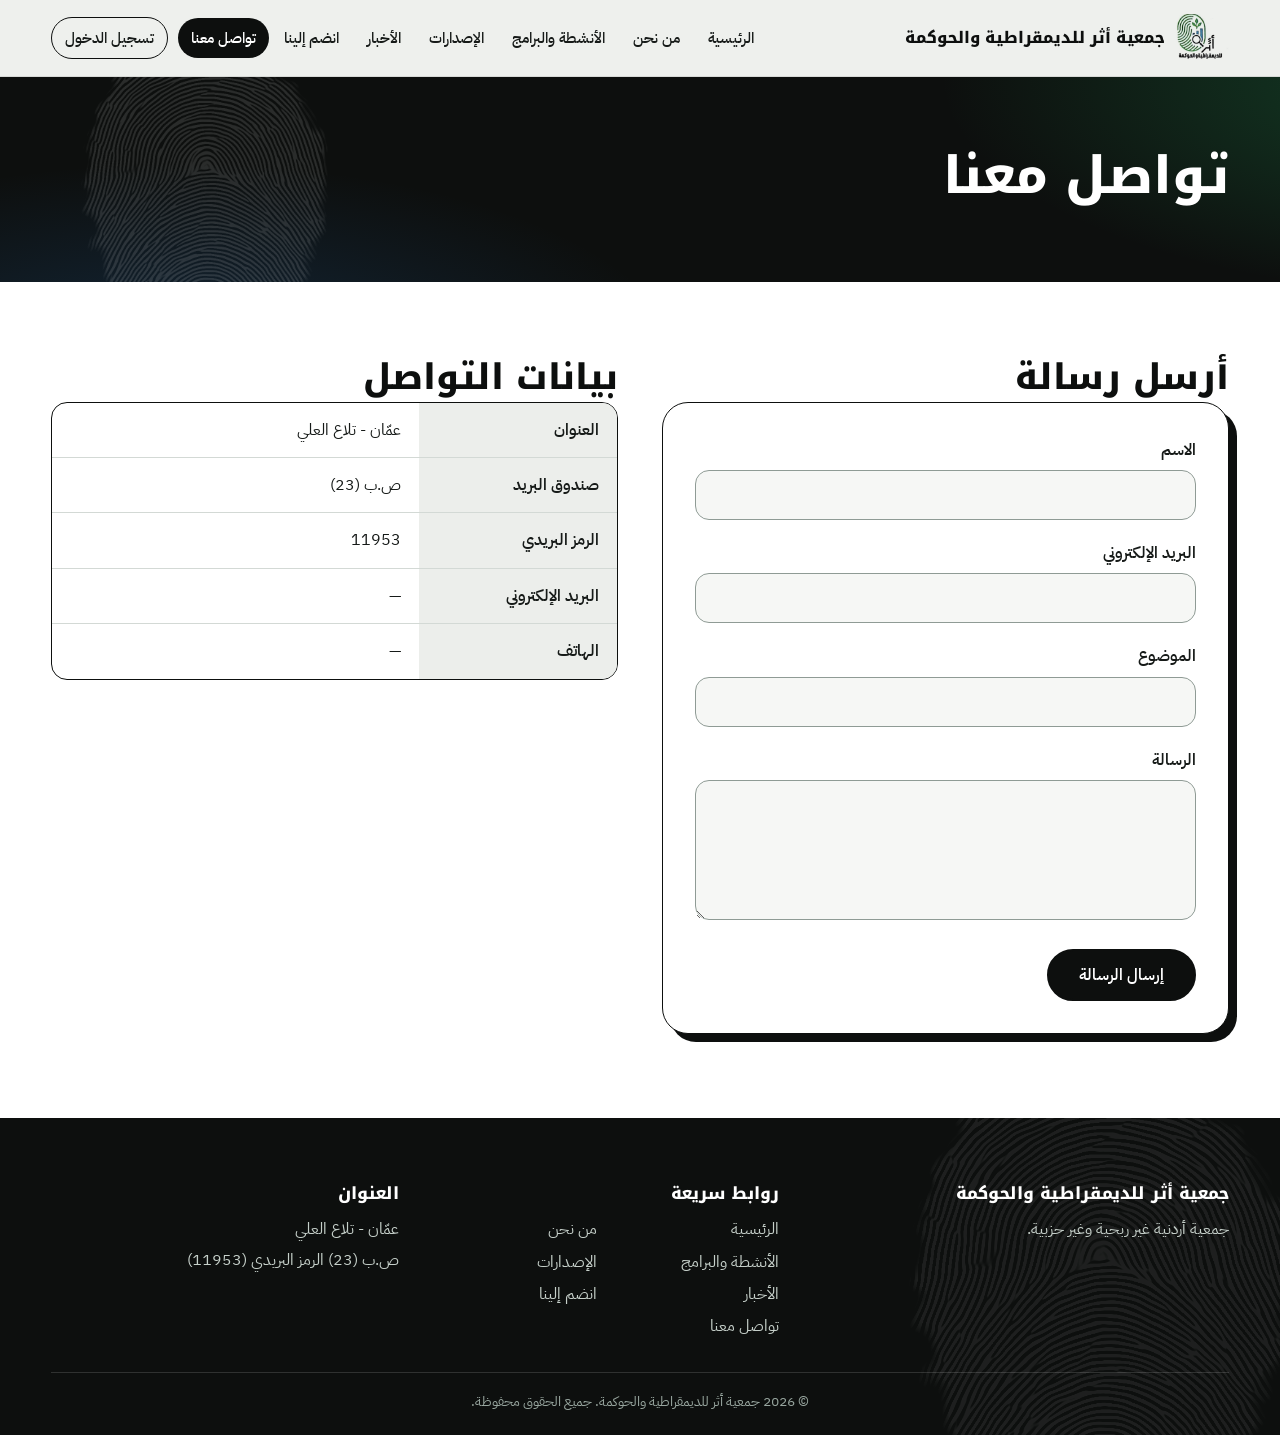
<file: contact.html>
<!DOCTYPE html>
<html lang="ar" dir="rtl">
<head>
  <meta charset="UTF-8">
  <meta name="viewport" content="width=device-width, initial-scale=1.0">
  <title>تواصل معنا | جمعية أثر للديمقراطية والحوكمة</title>
  <meta name="description" content="تواصل مع جمعية أثر للديمقراطية والحوكمة في عمّان - تلاع العلي، ص.ب 23، الرمز البريدي 11953.">
  <meta name="theme-color" content="#0d0f0e">
  <link rel="canonical" href="https://YOUR-DOMAIN.org/contact.html">
  <meta property="og:type" content="website">
  <meta property="og:site_name" content="جمعية أثر للديمقراطية والحوكمة">
  <meta property="og:locale" content="ar_JO">
  <meta property="og:title" content="تواصل معنا | جمعية أثر للديمقراطية والحوكمة">
  <meta property="og:description" content="تواصل مع جمعية أثر للديمقراطية والحوكمة في عمّان - تلاع العلي، ص.ب 23، الرمز البريدي 11953.">
  <meta property="og:url" content="https://YOUR-DOMAIN.org/contact.html">
  <meta property="og:image" content="https://YOUR-DOMAIN.org/assets/og-image.png">
  <meta name="twitter:card" content="summary_large_image">
  <link rel="icon" href="logo.png">
  <link rel="apple-touch-icon" href="logo.png">
  <link rel="preconnect" href="https://fonts.googleapis.com">
  <link rel="preconnect" href="https://fonts.gstatic.com" crossorigin>
  <link href="https://fonts.googleapis.com/css2?family=IBM+Plex+Sans+Arabic:wght@400;500;600&family=Noto+Kufi+Arabic:wght@700;800&display=swap" rel="stylesheet">
  <link rel="stylesheet" href="style.css">
</head>
<body>
  <a class="skip" href="#main">انتقل إلى المحتوى</a>

  <header class="header">
    <div class="container header-inner">
      <a href="index.html" class="brand" aria-label="جمعية أثر للديمقراطية والحوكمة - الصفحة الرئيسية">
        <img src="logo.png" alt="" class="logo" width="48" height="44">
        <span>جمعية أثر للديمقراطية والحوكمة</span>
      </a>
      <button class="menu-btn" id="menuBtn" type="button" aria-label="فتح القائمة" aria-expanded="false" aria-controls="nav"><svg viewBox="0 0 24 24" width="24" height="24" fill="none" stroke="currentColor" stroke-width="2.4" stroke-linecap="round" aria-hidden="true"><path d="M4 7h16M4 12h16M4 17h16"/></svg></button>
      <nav class="nav" id="nav" aria-label="القائمة الرئيسية">
        <a href="index.html">الرئيسية</a>
        <a href="about.html">من نحن</a>
        <a href="programs.html">الأنشطة والبرامج</a>
        <a href="publications.html">الإصدارات</a>
        <a href="news.html">الأخبار</a>
        <a href="join.html">انضم إلينا</a>
        <a href="contact.html" class="active" aria-current="page">تواصل معنا</a>
        <a href="login.html">تسجيل الدخول</a>
      </nav>
    </div>
  </header>

  <main id="main">
    <section class="page-title">
      <div class="container"><h1>تواصل معنا</h1></div>
    </section>

    <section class="section">
      <div class="container two-cols">
        <div>
          <h2>أرسل رسالة</h2>
          <form class="form" novalidate>
        <div class="field">
          <label for="name">الاسم</label>
          <input type="text" id="name" name="name" required autocomplete="name">
          <span class="error" id="name-error">يرجى إدخال الاسم.</span>
        </div>
        <div class="field">
          <label for="email">البريد الإلكتروني</label>
          <input type="email" id="email" name="email" required autocomplete="email">
          <span class="error" id="email-error">يرجى إدخال بريد إلكتروني صحيح.</span>
        </div>
        <div class="field">
          <label for="subject">الموضوع</label>
          <input type="text" id="subject" name="subject" required>
          <span class="error" id="subject-error">يرجى إدخال الموضوع.</span>
        </div>
        <div class="field">
          <label for="message">الرسالة</label>
          <textarea id="message" name="message" required></textarea>
          <span class="error" id="message-error">يرجى كتابة الرسالة.</span>
        </div>
            <button type="submit" class="btn">إرسال الرسالة</button>
            <p class="success" role="status">تم إرسال رسالتك، سنرد عليك قريباً.</p>
          </form>
        </div>
        <div>
          <h2>بيانات التواصل</h2>
          <table>
            <caption class="sr-only">بيانات التواصل مع الجمعية</caption>
            <tbody>
              <tr><th scope="row">العنوان</th><td>عمّان - تلاع العلي</td></tr>
              <tr><th scope="row">صندوق البريد</th><td>ص.ب (23)</td></tr>
              <tr><th scope="row">الرمز البريدي</th><td>11953</td></tr>
              <tr><th scope="row">البريد الإلكتروني</th><td>—</td></tr>
              <tr><th scope="row">الهاتف</th><td>—</td></tr>
            </tbody>
          </table>
        </div>
      </div>
    </section>

  </main>

  <footer class="footer">
    <div class="container">
      <div class="footer-grid">
        <div>
          <h2 class="footer-h">جمعية أثر للديمقراطية والحوكمة</h2>
          <p>جمعية أردنية غير ربحية وغير حزبية.</p>
        </div>
        <nav aria-label="روابط التذييل">
          <h2 class="footer-h">روابط سريعة</h2>
          <ul class="footer-links">
            <li><a href="index.html">الرئيسية</a></li>
            <li><a href="about.html">من نحن</a></li>
            <li><a href="programs.html">الأنشطة والبرامج</a></li>
            <li><a href="publications.html">الإصدارات</a></li>
            <li><a href="news.html">الأخبار</a></li>
            <li><a href="join.html">انضم إلينا</a></li>
            <li><a href="contact.html">تواصل معنا</a></li>
          </ul>
        </nav>
        <address>
          <h2 class="footer-h">العنوان</h2>
          <p>عمّان - تلاع العلي<br>ص.ب (23) الرمز البريدي (11953)</p>
        </address>
      </div>
      <p class="copyright">© <span id="year">2026</span> جمعية أثر للديمقراطية والحوكمة. جميع الحقوق محفوظة.</p>
    </div>
  </footer>

  <button class="to-top" id="toTop" type="button" aria-label="العودة إلى أعلى الصفحة"><svg viewBox="0 0 24 24" width="22" height="22" fill="none" stroke="currentColor" stroke-width="2.6" stroke-linecap="round" stroke-linejoin="round" aria-hidden="true"><path d="M5 15l7-7 7 7"/></svg></button>

  <script src="script.js"></script>
</body>
</html>
</file>
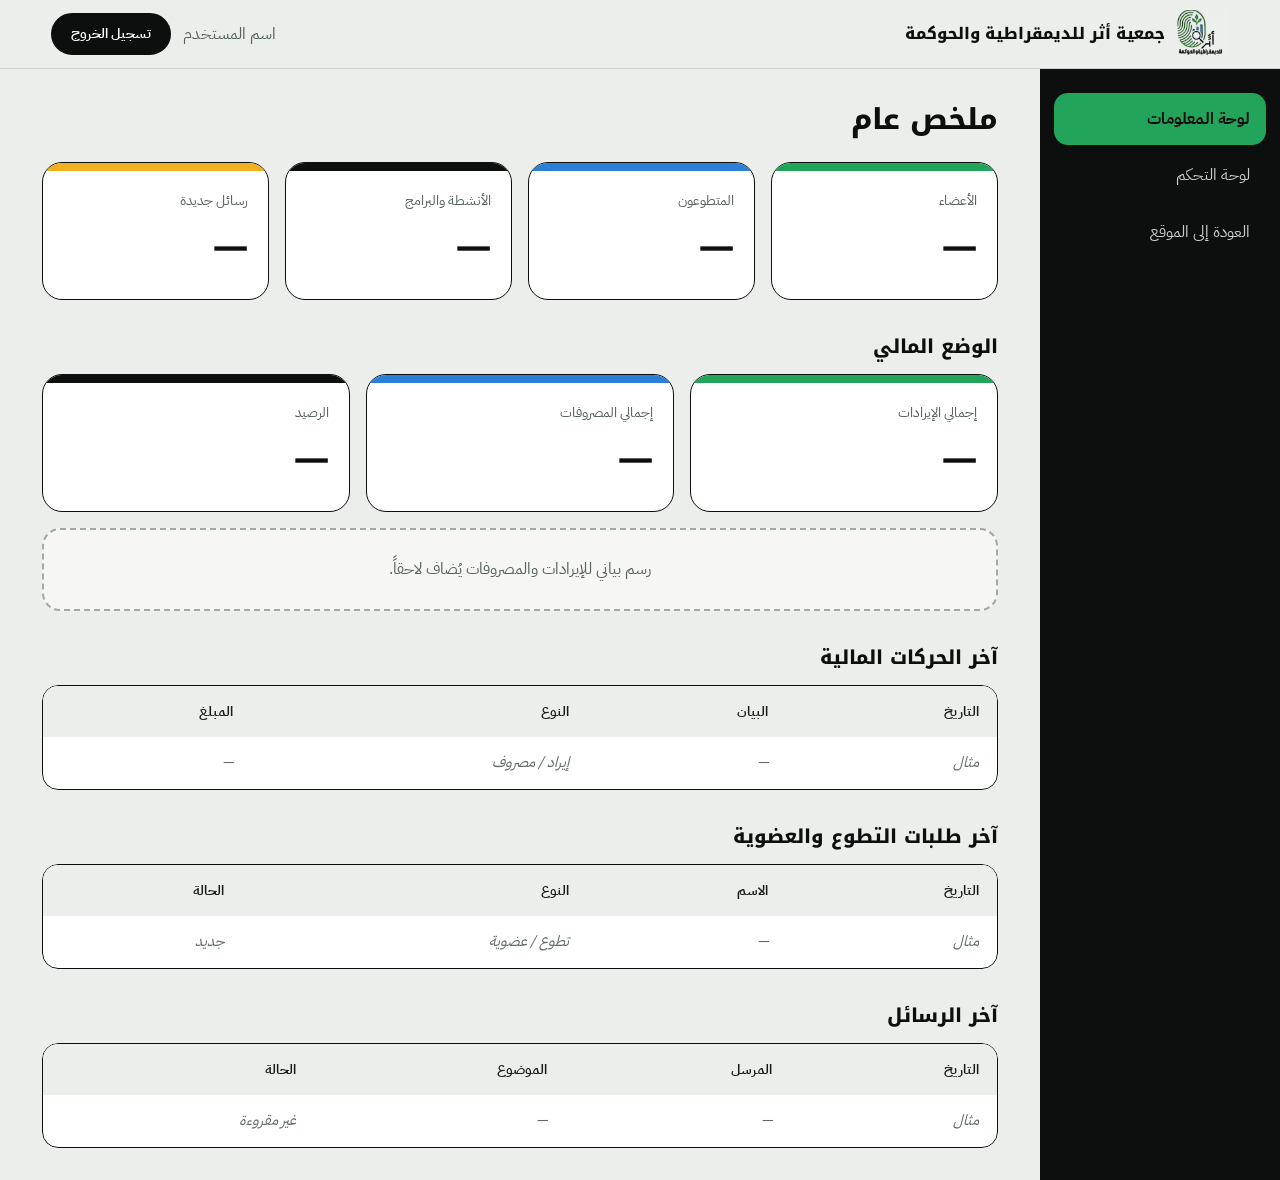
<file: dashboard.html>
<!DOCTYPE html>
<html lang="ar" dir="rtl">
<head>
  <meta charset="UTF-8">
  <meta name="viewport" content="width=device-width, initial-scale=1.0">
  <title>لوحة المعلومات | جمعية أثر للديمقراطية والحوكمة</title>
  <meta name="description" content="لوحة معلومات الجمعية.">
  <meta name="theme-color" content="#0d0f0e">
  <meta name="robots" content="noindex, nofollow">
  <link rel="icon" href="logo.png">
  <link rel="apple-touch-icon" href="logo.png">
  <link rel="preconnect" href="https://fonts.googleapis.com">
  <link rel="preconnect" href="https://fonts.gstatic.com" crossorigin>
  <link href="https://fonts.googleapis.com/css2?family=IBM+Plex+Sans+Arabic:wght@400;500;600&family=Noto+Kufi+Arabic:wght@700;800&display=swap" rel="stylesheet">
  <link rel="stylesheet" href="style.css">
</head>
<body class="app">
  <a class="skip" href="#main">انتقل إلى المحتوى</a>

  <header class="app-header">
    <div class="brand">
      <img src="logo.png" alt="" class="logo" width="48" height="44">
      <span>جمعية أثر للديمقراطية والحوكمة</span>
    </div>
    <div class="app-user">
      <span>اسم المستخدم</span>
      <a href="login.html" class="btn small">تسجيل الخروج</a>
    </div>
  </header>

  <div class="app-layout">
    <nav class="app-nav" aria-label="قائمة اللوحة">
      <a href="dashboard.html" class="active" aria-current="page">لوحة المعلومات</a>
      <a href="admin.html">لوحة التحكم</a>
      <a href="index.html">العودة إلى الموقع</a>
    </nav>
    <main class="app-main" id="main">
      <h1 class="app-title">ملخص عام</h1>
      <div class="stats">
        <div class="stat"><span class="stat-label">الأعضاء</span><span class="stat-value">—</span></div>
        <div class="stat"><span class="stat-label">المتطوعون</span><span class="stat-value">—</span></div>
        <div class="stat"><span class="stat-label">الأنشطة والبرامج</span><span class="stat-value">—</span></div>
        <div class="stat"><span class="stat-label">رسائل جديدة</span><span class="stat-value">—</span></div>
      </div>

      <h2 class="app-sub">الوضع المالي</h2>
      <div class="stats">
        <div class="stat"><span class="stat-label">إجمالي الإيرادات</span><span class="stat-value">—</span></div>
        <div class="stat"><span class="stat-label">إجمالي المصروفات</span><span class="stat-value">—</span></div>
        <div class="stat"><span class="stat-label">الرصيد</span><span class="stat-value">—</span></div>
      </div>
      <div class="placeholder">رسم بياني للإيرادات والمصروفات يُضاف لاحقاً.</div>

      <h2 class="app-sub">آخر الحركات المالية</h2>
      <div class="table-wrap">
        <table class="data">
          <caption class="sr-only">آخر الحركات المالية</caption>
          <thead><tr><th scope="col">التاريخ</th><th scope="col">البيان</th><th scope="col">النوع</th><th scope="col">المبلغ</th></tr></thead>
          <tbody><tr class="example-row"><td>مثال</td><td>—</td><td>إيراد / مصروف</td><td>—</td></tr></tbody>
        </table>
      </div>

      <h2 class="app-sub">آخر طلبات التطوع والعضوية</h2>
      <div class="table-wrap">
        <table class="data">
          <caption class="sr-only">آخر طلبات التطوع والعضوية</caption>
          <thead><tr><th scope="col">التاريخ</th><th scope="col">الاسم</th><th scope="col">النوع</th><th scope="col">الحالة</th></tr></thead>
          <tbody><tr class="example-row"><td>مثال</td><td>—</td><td>تطوع / عضوية</td><td>جديد</td></tr></tbody>
        </table>
      </div>

      <h2 class="app-sub">آخر الرسائل</h2>
      <div class="table-wrap">
        <table class="data">
          <caption class="sr-only">آخر الرسائل</caption>
          <thead><tr><th scope="col">التاريخ</th><th scope="col">المرسل</th><th scope="col">الموضوع</th><th scope="col">الحالة</th></tr></thead>
          <tbody><tr class="example-row"><td>مثال</td><td>—</td><td>—</td><td>غير مقروءة</td></tr></tbody>
        </table>
      </div>

    </main>
  </div>

  <script src="script.js"></script>
</body>
</html>
</file>
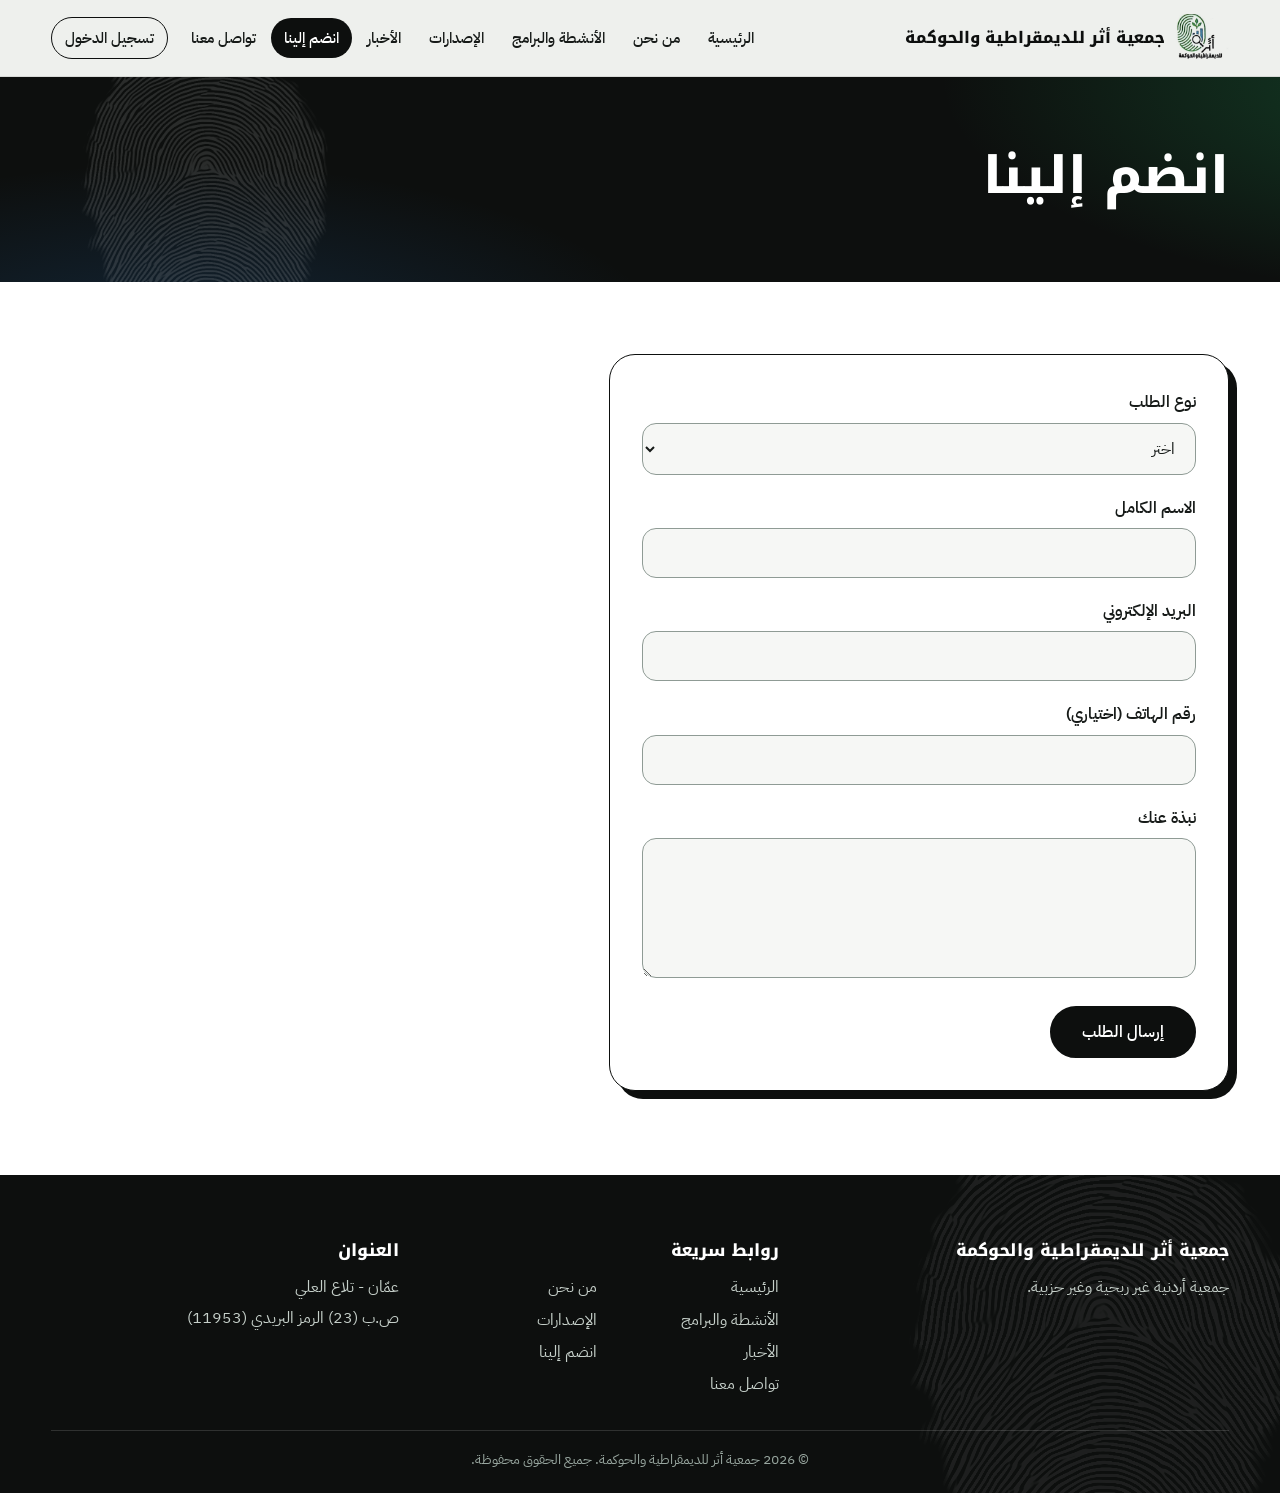
<file: join.html>
<!DOCTYPE html>
<html lang="ar" dir="rtl">
<head>
  <meta charset="UTF-8">
  <meta name="viewport" content="width=device-width, initial-scale=1.0">
  <title>انضم إلينا | جمعية أثر للديمقراطية والحوكمة</title>
  <meta name="description" content="انضم إلى جمعية أثر للديمقراطية والحوكمة متطوعاً أو عضواً وشارك في تعزيز الشفافية والمشاركة المدنية.">
  <meta name="theme-color" content="#0d0f0e">
  <link rel="canonical" href="https://YOUR-DOMAIN.org/join.html">
  <meta property="og:type" content="website">
  <meta property="og:site_name" content="جمعية أثر للديمقراطية والحوكمة">
  <meta property="og:locale" content="ar_JO">
  <meta property="og:title" content="انضم إلينا | جمعية أثر للديمقراطية والحوكمة">
  <meta property="og:description" content="انضم إلى جمعية أثر للديمقراطية والحوكمة متطوعاً أو عضواً وشارك في تعزيز الشفافية والمشاركة المدنية.">
  <meta property="og:url" content="https://YOUR-DOMAIN.org/join.html">
  <meta property="og:image" content="https://YOUR-DOMAIN.org/assets/og-image.png">
  <meta name="twitter:card" content="summary_large_image">
  <link rel="icon" href="logo.png">
  <link rel="apple-touch-icon" href="logo.png">
  <link rel="preconnect" href="https://fonts.googleapis.com">
  <link rel="preconnect" href="https://fonts.gstatic.com" crossorigin>
  <link href="https://fonts.googleapis.com/css2?family=IBM+Plex+Sans+Arabic:wght@400;500;600&family=Noto+Kufi+Arabic:wght@700;800&display=swap" rel="stylesheet">
  <link rel="stylesheet" href="style.css">
</head>
<body>
  <a class="skip" href="#main">انتقل إلى المحتوى</a>

  <header class="header">
    <div class="container header-inner">
      <a href="index.html" class="brand" aria-label="جمعية أثر للديمقراطية والحوكمة - الصفحة الرئيسية">
        <img src="logo.png" alt="" class="logo" width="48" height="44">
        <span>جمعية أثر للديمقراطية والحوكمة</span>
      </a>
      <button class="menu-btn" id="menuBtn" type="button" aria-label="فتح القائمة" aria-expanded="false" aria-controls="nav"><svg viewBox="0 0 24 24" width="24" height="24" fill="none" stroke="currentColor" stroke-width="2.4" stroke-linecap="round" aria-hidden="true"><path d="M4 7h16M4 12h16M4 17h16"/></svg></button>
      <nav class="nav" id="nav" aria-label="القائمة الرئيسية">
        <a href="index.html">الرئيسية</a>
        <a href="about.html">من نحن</a>
        <a href="programs.html">الأنشطة والبرامج</a>
        <a href="publications.html">الإصدارات</a>
        <a href="news.html">الأخبار</a>
        <a href="join.html" class="active" aria-current="page">انضم إلينا</a>
        <a href="contact.html">تواصل معنا</a>
        <a href="login.html">تسجيل الدخول</a>
      </nav>
    </div>
  </header>

  <main id="main">
    <section class="page-title">
      <div class="container"><h1>انضم إلينا</h1></div>
    </section>

    <section class="section">
      <div class="container">
        <form class="form" novalidate>
        <div class="field">
          <label for="type">نوع الطلب</label>
          <select id="type" name="type" required><option value="">اختر</option><option>تطوع</option><option>عضوية</option></select>
          <span class="error" id="type-error">يرجى اختيار نوع الطلب.</span>
        </div>
        <div class="field">
          <label for="name">الاسم الكامل</label>
          <input type="text" id="name" name="name" required autocomplete="name">
          <span class="error" id="name-error">يرجى إدخال الاسم.</span>
        </div>
        <div class="field">
          <label for="email">البريد الإلكتروني</label>
          <input type="email" id="email" name="email" required autocomplete="email">
          <span class="error" id="email-error">يرجى إدخال بريد إلكتروني صحيح.</span>
        </div>
        <div class="field">
          <label for="phone">رقم الهاتف (اختياري)</label>
          <input type="tel" id="phone" name="phone" autocomplete="tel">
          <span class="error" id="phone-error">رقم الهاتف غير صحيح.</span>
        </div>
        <div class="field">
          <label for="about">نبذة عنك</label>
          <textarea id="about" name="about" required></textarea>
          <span class="error" id="about-error">يرجى كتابة نبذة قصيرة.</span>
        </div>
          <button type="submit" class="btn">إرسال الطلب</button>
          <p class="success" role="status">تم استلام طلبك، شكراً لك.</p>
        </form>
      </div>
    </section>

  </main>

  <footer class="footer">
    <div class="container">
      <div class="footer-grid">
        <div>
          <h2 class="footer-h">جمعية أثر للديمقراطية والحوكمة</h2>
          <p>جمعية أردنية غير ربحية وغير حزبية.</p>
        </div>
        <nav aria-label="روابط التذييل">
          <h2 class="footer-h">روابط سريعة</h2>
          <ul class="footer-links">
            <li><a href="index.html">الرئيسية</a></li>
            <li><a href="about.html">من نحن</a></li>
            <li><a href="programs.html">الأنشطة والبرامج</a></li>
            <li><a href="publications.html">الإصدارات</a></li>
            <li><a href="news.html">الأخبار</a></li>
            <li><a href="join.html">انضم إلينا</a></li>
            <li><a href="contact.html">تواصل معنا</a></li>
          </ul>
        </nav>
        <address>
          <h2 class="footer-h">العنوان</h2>
          <p>عمّان - تلاع العلي<br>ص.ب (23) الرمز البريدي (11953)</p>
        </address>
      </div>
      <p class="copyright">© <span id="year">2026</span> جمعية أثر للديمقراطية والحوكمة. جميع الحقوق محفوظة.</p>
    </div>
  </footer>

  <button class="to-top" id="toTop" type="button" aria-label="العودة إلى أعلى الصفحة"><svg viewBox="0 0 24 24" width="22" height="22" fill="none" stroke="currentColor" stroke-width="2.6" stroke-linecap="round" stroke-linejoin="round" aria-hidden="true"><path d="M5 15l7-7 7 7"/></svg></button>

  <script src="script.js"></script>
</body>
</html>
</file>
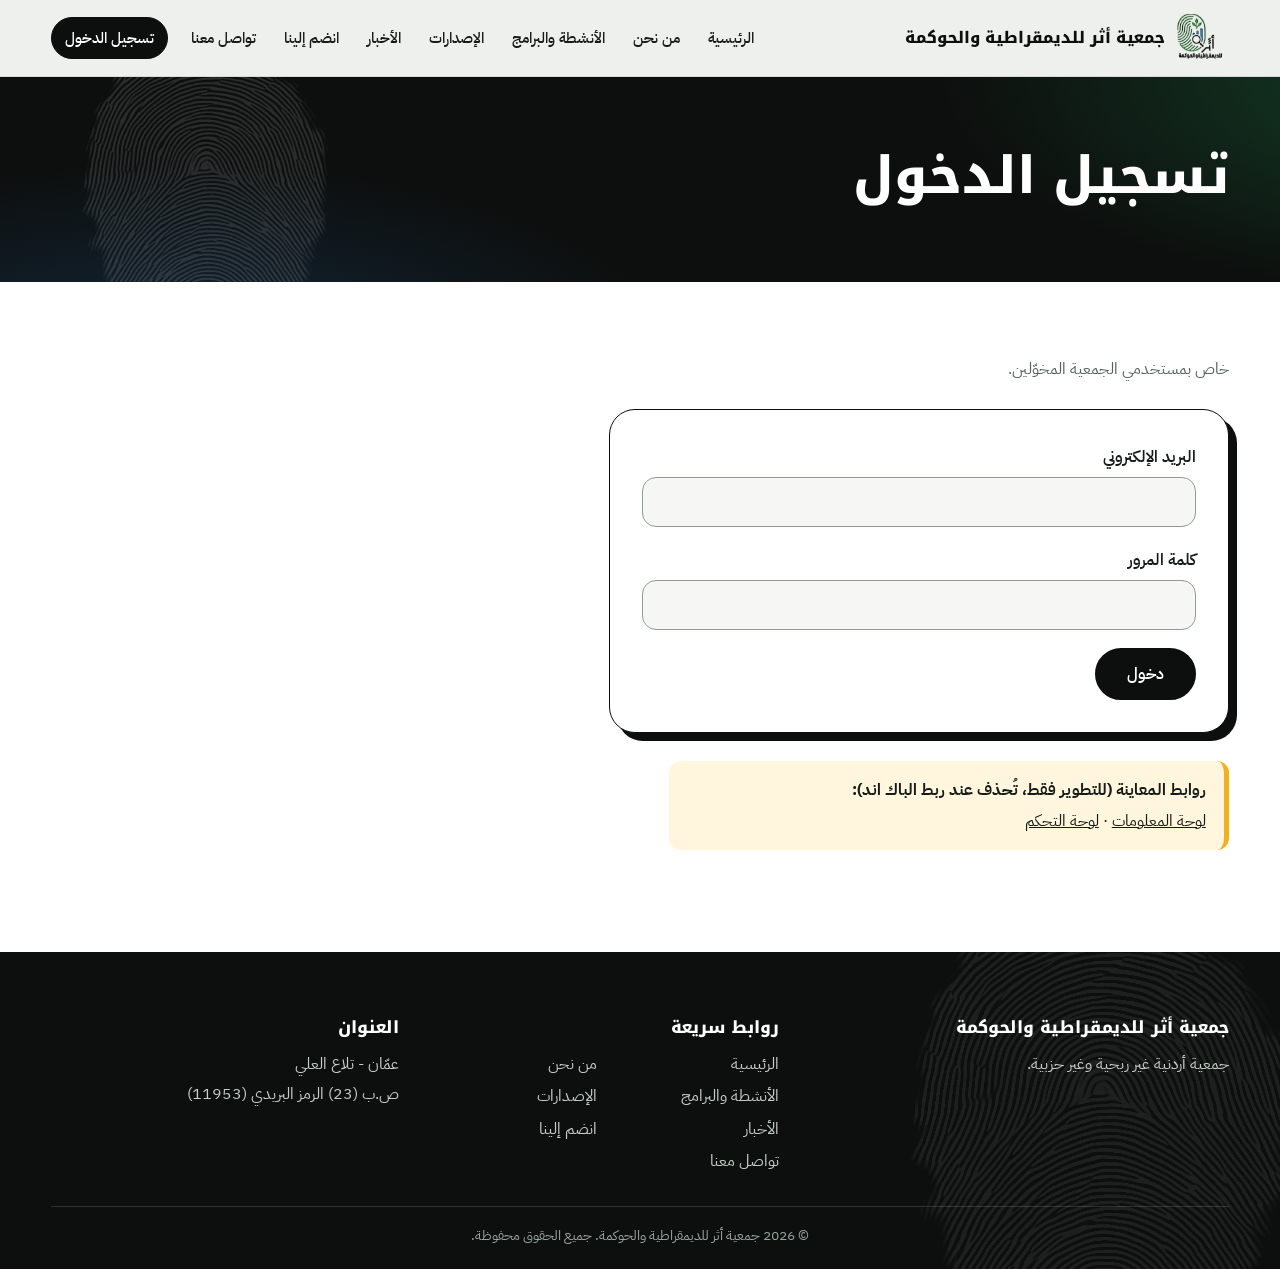
<file: login.html>
<!DOCTYPE html>
<html lang="ar" dir="rtl">
<head>
  <meta charset="UTF-8">
  <meta name="viewport" content="width=device-width, initial-scale=1.0">
  <title>تسجيل الدخول | جمعية أثر للديمقراطية والحوكمة</title>
  <meta name="description" content="تسجيل دخول مستخدمي الجمعية.">
  <meta name="theme-color" content="#0d0f0e">
  <meta name="robots" content="noindex, nofollow">
  <link rel="icon" href="logo.png">
  <link rel="apple-touch-icon" href="logo.png">
  <link rel="preconnect" href="https://fonts.googleapis.com">
  <link rel="preconnect" href="https://fonts.gstatic.com" crossorigin>
  <link href="https://fonts.googleapis.com/css2?family=IBM+Plex+Sans+Arabic:wght@400;500;600&family=Noto+Kufi+Arabic:wght@700;800&display=swap" rel="stylesheet">
  <link rel="stylesheet" href="style.css">
</head>
<body>
  <a class="skip" href="#main">انتقل إلى المحتوى</a>

  <header class="header">
    <div class="container header-inner">
      <a href="index.html" class="brand" aria-label="جمعية أثر للديمقراطية والحوكمة - الصفحة الرئيسية">
        <img src="logo.png" alt="" class="logo" width="48" height="44">
        <span>جمعية أثر للديمقراطية والحوكمة</span>
      </a>
      <button class="menu-btn" id="menuBtn" type="button" aria-label="فتح القائمة" aria-expanded="false" aria-controls="nav"><svg viewBox="0 0 24 24" width="24" height="24" fill="none" stroke="currentColor" stroke-width="2.4" stroke-linecap="round" aria-hidden="true"><path d="M4 7h16M4 12h16M4 17h16"/></svg></button>
      <nav class="nav" id="nav" aria-label="القائمة الرئيسية">
        <a href="index.html">الرئيسية</a>
        <a href="about.html">من نحن</a>
        <a href="programs.html">الأنشطة والبرامج</a>
        <a href="publications.html">الإصدارات</a>
        <a href="news.html">الأخبار</a>
        <a href="join.html">انضم إلينا</a>
        <a href="contact.html">تواصل معنا</a>
        <a href="login.html" class="active" aria-current="page">تسجيل الدخول</a>
      </nav>
    </div>
  </header>

  <main id="main">
    <section class="page-title">
      <div class="container"><h1>تسجيل الدخول</h1></div>
    </section>

    <section class="section">
      <div class="container">
        <p class="lead">خاص بمستخدمي الجمعية المخوّلين.</p>
        <form class="form" novalidate>
        <div class="field">
          <label for="email">البريد الإلكتروني</label>
          <input type="email" id="email" name="email" required autocomplete="username">
          <span class="error" id="email-error">يرجى إدخال بريد إلكتروني صحيح.</span>
        </div>
        <div class="field">
          <label for="password">كلمة المرور</label>
          <input type="password" id="password" name="password" required autocomplete="current-password">
          <span class="error" id="password-error">يرجى إدخال كلمة المرور.</span>
        </div>
          <button type="submit" class="btn">دخول</button>
          <p class="success" role="status">تسجيل الدخول غير مفعّل بعد، وسيرتبط بالباك اند لاحقاً.</p>
        </form>
        <div class="notice dev">
          <strong>روابط المعاينة (للتطوير فقط، تُحذف عند ربط الباك اند):</strong><br>
          <a href="dashboard.html">لوحة المعلومات</a> · <a href="admin.html">لوحة التحكم</a>
        </div>
      </div>
    </section>

  </main>

  <footer class="footer">
    <div class="container">
      <div class="footer-grid">
        <div>
          <h2 class="footer-h">جمعية أثر للديمقراطية والحوكمة</h2>
          <p>جمعية أردنية غير ربحية وغير حزبية.</p>
        </div>
        <nav aria-label="روابط التذييل">
          <h2 class="footer-h">روابط سريعة</h2>
          <ul class="footer-links">
            <li><a href="index.html">الرئيسية</a></li>
            <li><a href="about.html">من نحن</a></li>
            <li><a href="programs.html">الأنشطة والبرامج</a></li>
            <li><a href="publications.html">الإصدارات</a></li>
            <li><a href="news.html">الأخبار</a></li>
            <li><a href="join.html">انضم إلينا</a></li>
            <li><a href="contact.html">تواصل معنا</a></li>
          </ul>
        </nav>
        <address>
          <h2 class="footer-h">العنوان</h2>
          <p>عمّان - تلاع العلي<br>ص.ب (23) الرمز البريدي (11953)</p>
        </address>
      </div>
      <p class="copyright">© <span id="year">2026</span> جمعية أثر للديمقراطية والحوكمة. جميع الحقوق محفوظة.</p>
    </div>
  </footer>

  <button class="to-top" id="toTop" type="button" aria-label="العودة إلى أعلى الصفحة"><svg viewBox="0 0 24 24" width="22" height="22" fill="none" stroke="currentColor" stroke-width="2.6" stroke-linecap="round" stroke-linejoin="round" aria-hidden="true"><path d="M5 15l7-7 7 7"/></svg></button>

  <script src="script.js"></script>
</body>
</html>
</file>
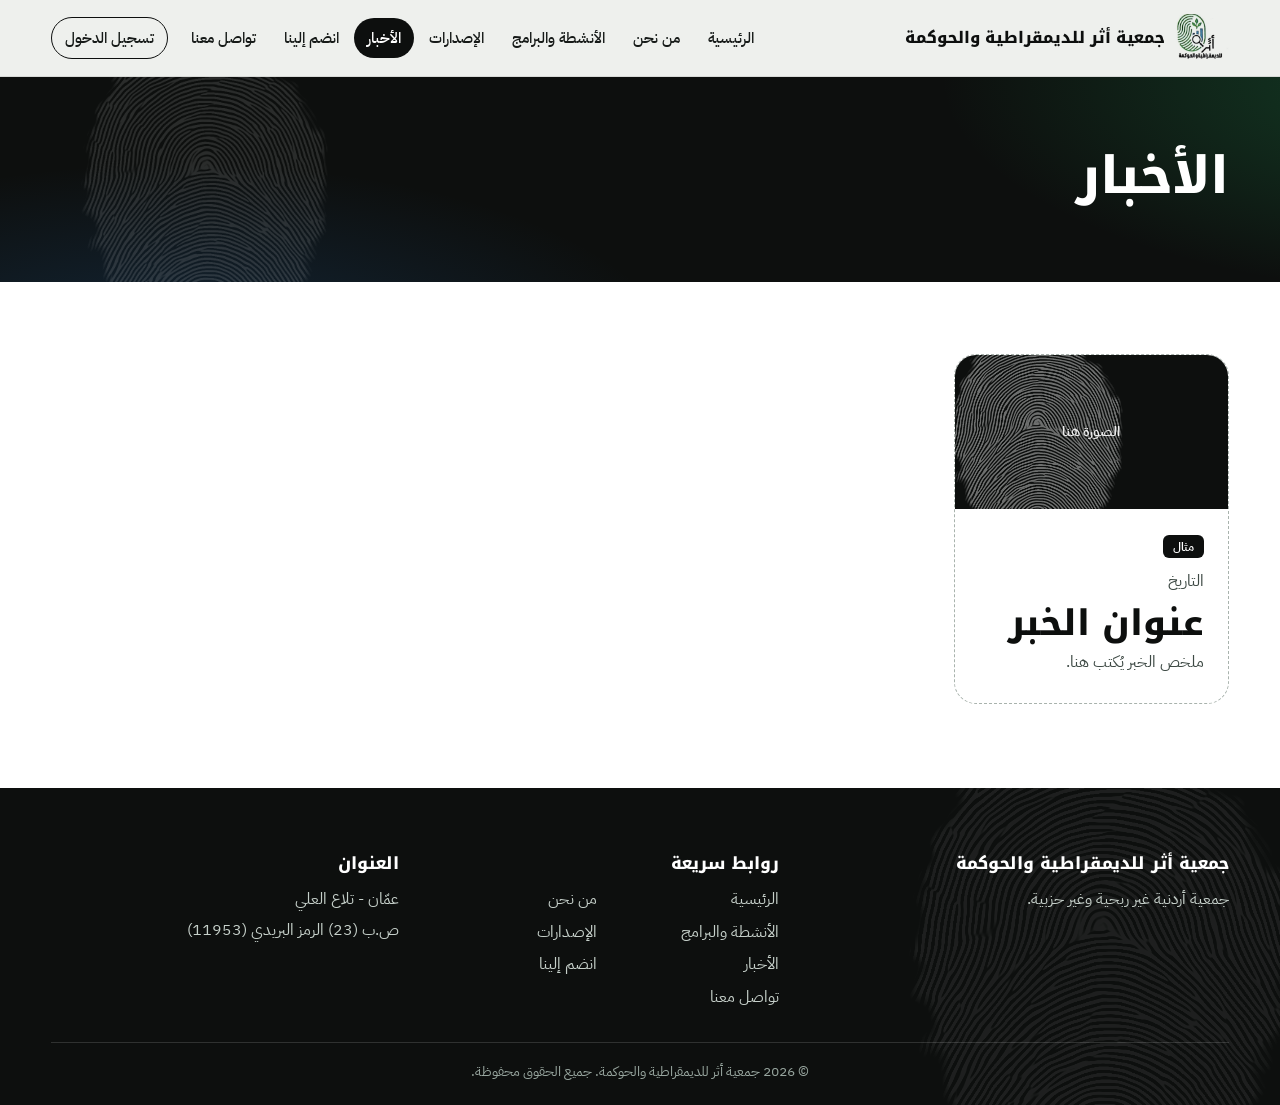
<file: news.html>
<!DOCTYPE html>
<html lang="ar" dir="rtl">
<head>
  <meta charset="UTF-8">
  <meta name="viewport" content="width=device-width, initial-scale=1.0">
  <title>الأخبار | جمعية أثر للديمقراطية والحوكمة</title>
  <meta name="description" content="آخر أخبار وفعاليات جمعية أثر للديمقراطية والحوكمة.">
  <meta name="theme-color" content="#0d0f0e">
  <link rel="canonical" href="https://YOUR-DOMAIN.org/news.html">
  <meta property="og:type" content="website">
  <meta property="og:site_name" content="جمعية أثر للديمقراطية والحوكمة">
  <meta property="og:locale" content="ar_JO">
  <meta property="og:title" content="الأخبار | جمعية أثر للديمقراطية والحوكمة">
  <meta property="og:description" content="آخر أخبار وفعاليات جمعية أثر للديمقراطية والحوكمة.">
  <meta property="og:url" content="https://YOUR-DOMAIN.org/news.html">
  <meta property="og:image" content="https://YOUR-DOMAIN.org/assets/og-image.png">
  <meta name="twitter:card" content="summary_large_image">
  <link rel="icon" href="logo.png">
  <link rel="apple-touch-icon" href="logo.png">
  <link rel="preconnect" href="https://fonts.googleapis.com">
  <link rel="preconnect" href="https://fonts.gstatic.com" crossorigin>
  <link href="https://fonts.googleapis.com/css2?family=IBM+Plex+Sans+Arabic:wght@400;500;600&family=Noto+Kufi+Arabic:wght@700;800&display=swap" rel="stylesheet">
  <link rel="stylesheet" href="style.css">
</head>
<body>
  <a class="skip" href="#main">انتقل إلى المحتوى</a>

  <header class="header">
    <div class="container header-inner">
      <a href="index.html" class="brand" aria-label="جمعية أثر للديمقراطية والحوكمة - الصفحة الرئيسية">
        <img src="logo.png" alt="" class="logo" width="48" height="44">
        <span>جمعية أثر للديمقراطية والحوكمة</span>
      </a>
      <button class="menu-btn" id="menuBtn" type="button" aria-label="فتح القائمة" aria-expanded="false" aria-controls="nav"><svg viewBox="0 0 24 24" width="24" height="24" fill="none" stroke="currentColor" stroke-width="2.4" stroke-linecap="round" aria-hidden="true"><path d="M4 7h16M4 12h16M4 17h16"/></svg></button>
      <nav class="nav" id="nav" aria-label="القائمة الرئيسية">
        <a href="index.html">الرئيسية</a>
        <a href="about.html">من نحن</a>
        <a href="programs.html">الأنشطة والبرامج</a>
        <a href="publications.html">الإصدارات</a>
        <a href="news.html" class="active" aria-current="page">الأخبار</a>
        <a href="join.html">انضم إلينا</a>
        <a href="contact.html">تواصل معنا</a>
        <a href="login.html">تسجيل الدخول</a>
      </nav>
    </div>
  </header>

  <main id="main">
    <section class="page-title">
      <div class="container"><h1>الأخبار</h1></div>
    </section>

    <section class="section">
      <div class="container">
        <div class="grid">
          <article class="card example has-thumb">
          <div class="thumb" role="img" aria-label="مساحة مخصصة لصورة"></div>
          <div class="card-body">
            <span class="tag">مثال</span>
            <p class="meta"><span>التاريخ</span></p>
            <h2 class=\"card-title\">عنوان الخبر</h2>
            <p>ملخص الخبر يُكتب هنا.</p>
          </div>
        </article>
        </div>
      </div>
    </section>

  </main>

  <footer class="footer">
    <div class="container">
      <div class="footer-grid">
        <div>
          <h2 class="footer-h">جمعية أثر للديمقراطية والحوكمة</h2>
          <p>جمعية أردنية غير ربحية وغير حزبية.</p>
        </div>
        <nav aria-label="روابط التذييل">
          <h2 class="footer-h">روابط سريعة</h2>
          <ul class="footer-links">
            <li><a href="index.html">الرئيسية</a></li>
            <li><a href="about.html">من نحن</a></li>
            <li><a href="programs.html">الأنشطة والبرامج</a></li>
            <li><a href="publications.html">الإصدارات</a></li>
            <li><a href="news.html">الأخبار</a></li>
            <li><a href="join.html">انضم إلينا</a></li>
            <li><a href="contact.html">تواصل معنا</a></li>
          </ul>
        </nav>
        <address>
          <h2 class="footer-h">العنوان</h2>
          <p>عمّان - تلاع العلي<br>ص.ب (23) الرمز البريدي (11953)</p>
        </address>
      </div>
      <p class="copyright">© <span id="year">2026</span> جمعية أثر للديمقراطية والحوكمة. جميع الحقوق محفوظة.</p>
    </div>
  </footer>

  <button class="to-top" id="toTop" type="button" aria-label="العودة إلى أعلى الصفحة"><svg viewBox="0 0 24 24" width="22" height="22" fill="none" stroke="currentColor" stroke-width="2.6" stroke-linecap="round" stroke-linejoin="round" aria-hidden="true"><path d="M5 15l7-7 7 7"/></svg></button>

  <script src="script.js"></script>
</body>
</html>
</file>
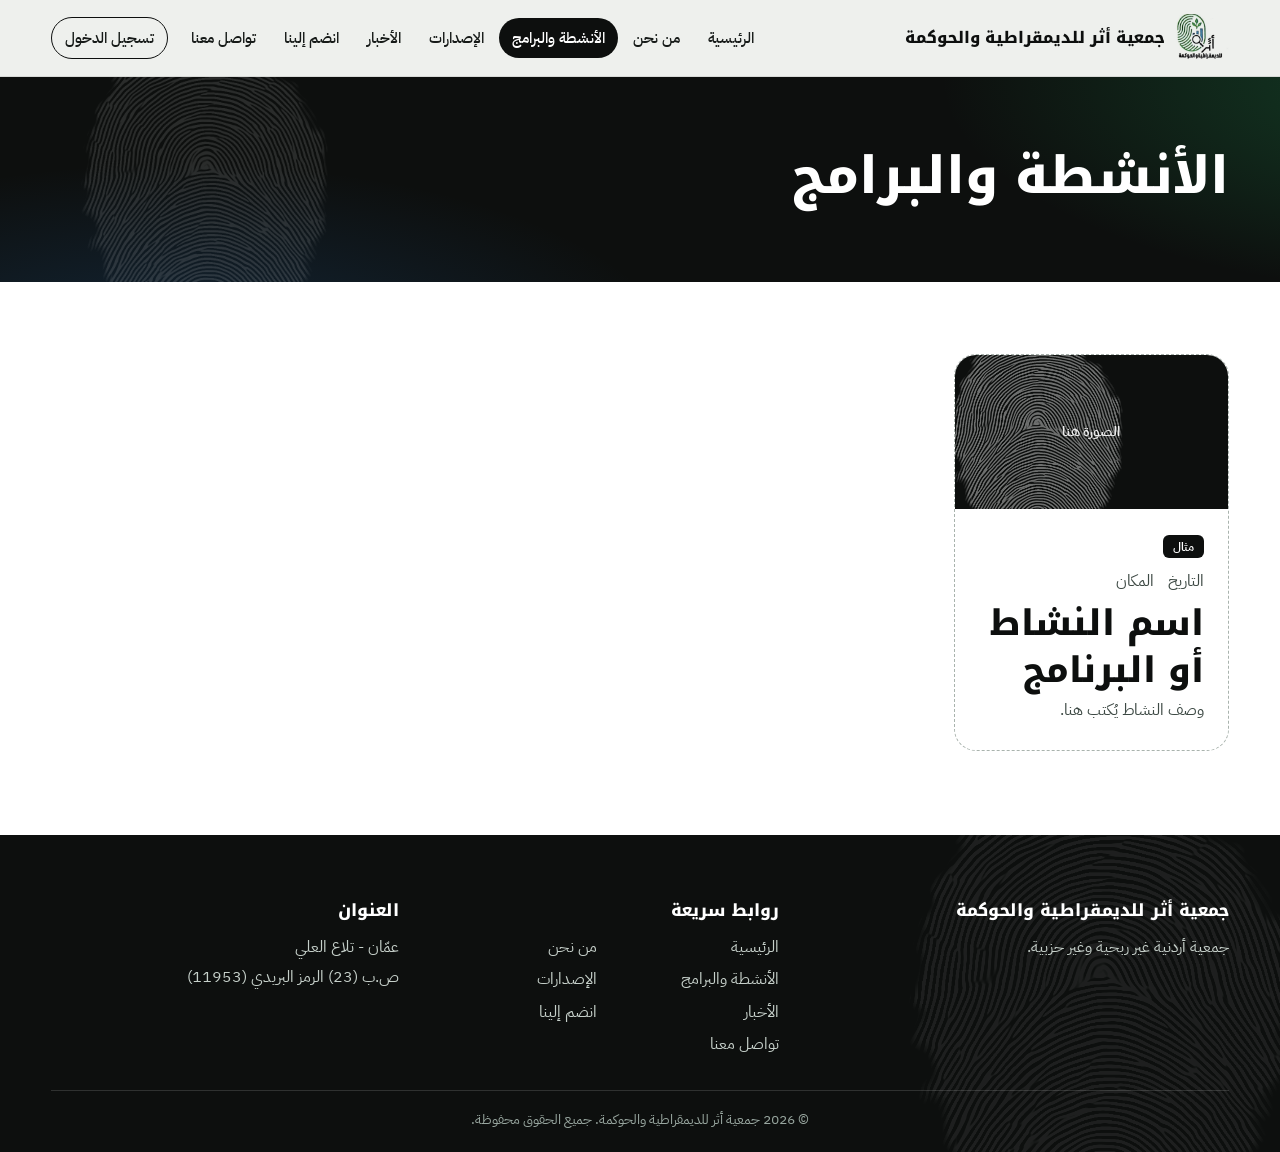
<file: programs.html>
<!DOCTYPE html>
<html lang="ar" dir="rtl">
<head>
  <meta charset="UTF-8">
  <meta name="viewport" content="width=device-width, initial-scale=1.0">
  <title>الأنشطة والبرامج | جمعية أثر للديمقراطية والحوكمة</title>
  <meta name="description" content="الأنشطة والبرامج التي تنفذها جمعية أثر للديمقراطية والحوكمة في مجالات مكافحة الفساد والانتخابات والتمكين والإعلام.">
  <meta name="theme-color" content="#0d0f0e">
  <link rel="canonical" href="https://YOUR-DOMAIN.org/programs.html">
  <meta property="og:type" content="website">
  <meta property="og:site_name" content="جمعية أثر للديمقراطية والحوكمة">
  <meta property="og:locale" content="ar_JO">
  <meta property="og:title" content="الأنشطة والبرامج | جمعية أثر للديمقراطية والحوكمة">
  <meta property="og:description" content="الأنشطة والبرامج التي تنفذها جمعية أثر للديمقراطية والحوكمة في مجالات مكافحة الفساد والانتخابات والتمكين والإعلام.">
  <meta property="og:url" content="https://YOUR-DOMAIN.org/programs.html">
  <meta property="og:image" content="https://YOUR-DOMAIN.org/assets/og-image.png">
  <meta name="twitter:card" content="summary_large_image">
  <link rel="icon" href="logo.png">
  <link rel="apple-touch-icon" href="logo.png">
  <link rel="preconnect" href="https://fonts.googleapis.com">
  <link rel="preconnect" href="https://fonts.gstatic.com" crossorigin>
  <link href="https://fonts.googleapis.com/css2?family=IBM+Plex+Sans+Arabic:wght@400;500;600&family=Noto+Kufi+Arabic:wght@700;800&display=swap" rel="stylesheet">
  <link rel="stylesheet" href="style.css">
</head>
<body>
  <a class="skip" href="#main">انتقل إلى المحتوى</a>

  <header class="header">
    <div class="container header-inner">
      <a href="index.html" class="brand" aria-label="جمعية أثر للديمقراطية والحوكمة - الصفحة الرئيسية">
        <img src="logo.png" alt="" class="logo" width="48" height="44">
        <span>جمعية أثر للديمقراطية والحوكمة</span>
      </a>
      <button class="menu-btn" id="menuBtn" type="button" aria-label="فتح القائمة" aria-expanded="false" aria-controls="nav"><svg viewBox="0 0 24 24" width="24" height="24" fill="none" stroke="currentColor" stroke-width="2.4" stroke-linecap="round" aria-hidden="true"><path d="M4 7h16M4 12h16M4 17h16"/></svg></button>
      <nav class="nav" id="nav" aria-label="القائمة الرئيسية">
        <a href="index.html">الرئيسية</a>
        <a href="about.html">من نحن</a>
        <a href="programs.html" class="active" aria-current="page">الأنشطة والبرامج</a>
        <a href="publications.html">الإصدارات</a>
        <a href="news.html">الأخبار</a>
        <a href="join.html">انضم إلينا</a>
        <a href="contact.html">تواصل معنا</a>
        <a href="login.html">تسجيل الدخول</a>
      </nav>
    </div>
  </header>

  <main id="main">
    <section class="page-title">
      <div class="container"><h1>الأنشطة والبرامج</h1></div>
    </section>

    <section class="section">
      <div class="container">
        <div class="grid">
          <article class="card example has-thumb">
          <div class="thumb" role="img" aria-label="مساحة مخصصة لصورة"></div>
          <div class="card-body">
            <span class="tag">مثال</span>
            <p class="meta"><span>التاريخ</span><span>المكان</span></p>
            <h2 class=\"card-title\">اسم النشاط أو البرنامج</h2>
            <p>وصف النشاط يُكتب هنا.</p>
          </div>
        </article>
        </div>
      </div>
    </section>

  </main>

  <footer class="footer">
    <div class="container">
      <div class="footer-grid">
        <div>
          <h2 class="footer-h">جمعية أثر للديمقراطية والحوكمة</h2>
          <p>جمعية أردنية غير ربحية وغير حزبية.</p>
        </div>
        <nav aria-label="روابط التذييل">
          <h2 class="footer-h">روابط سريعة</h2>
          <ul class="footer-links">
            <li><a href="index.html">الرئيسية</a></li>
            <li><a href="about.html">من نحن</a></li>
            <li><a href="programs.html">الأنشطة والبرامج</a></li>
            <li><a href="publications.html">الإصدارات</a></li>
            <li><a href="news.html">الأخبار</a></li>
            <li><a href="join.html">انضم إلينا</a></li>
            <li><a href="contact.html">تواصل معنا</a></li>
          </ul>
        </nav>
        <address>
          <h2 class="footer-h">العنوان</h2>
          <p>عمّان - تلاع العلي<br>ص.ب (23) الرمز البريدي (11953)</p>
        </address>
      </div>
      <p class="copyright">© <span id="year">2026</span> جمعية أثر للديمقراطية والحوكمة. جميع الحقوق محفوظة.</p>
    </div>
  </footer>

  <button class="to-top" id="toTop" type="button" aria-label="العودة إلى أعلى الصفحة"><svg viewBox="0 0 24 24" width="22" height="22" fill="none" stroke="currentColor" stroke-width="2.6" stroke-linecap="round" stroke-linejoin="round" aria-hidden="true"><path d="M5 15l7-7 7 7"/></svg></button>

  <script src="script.js"></script>
</body>
</html>
</file>
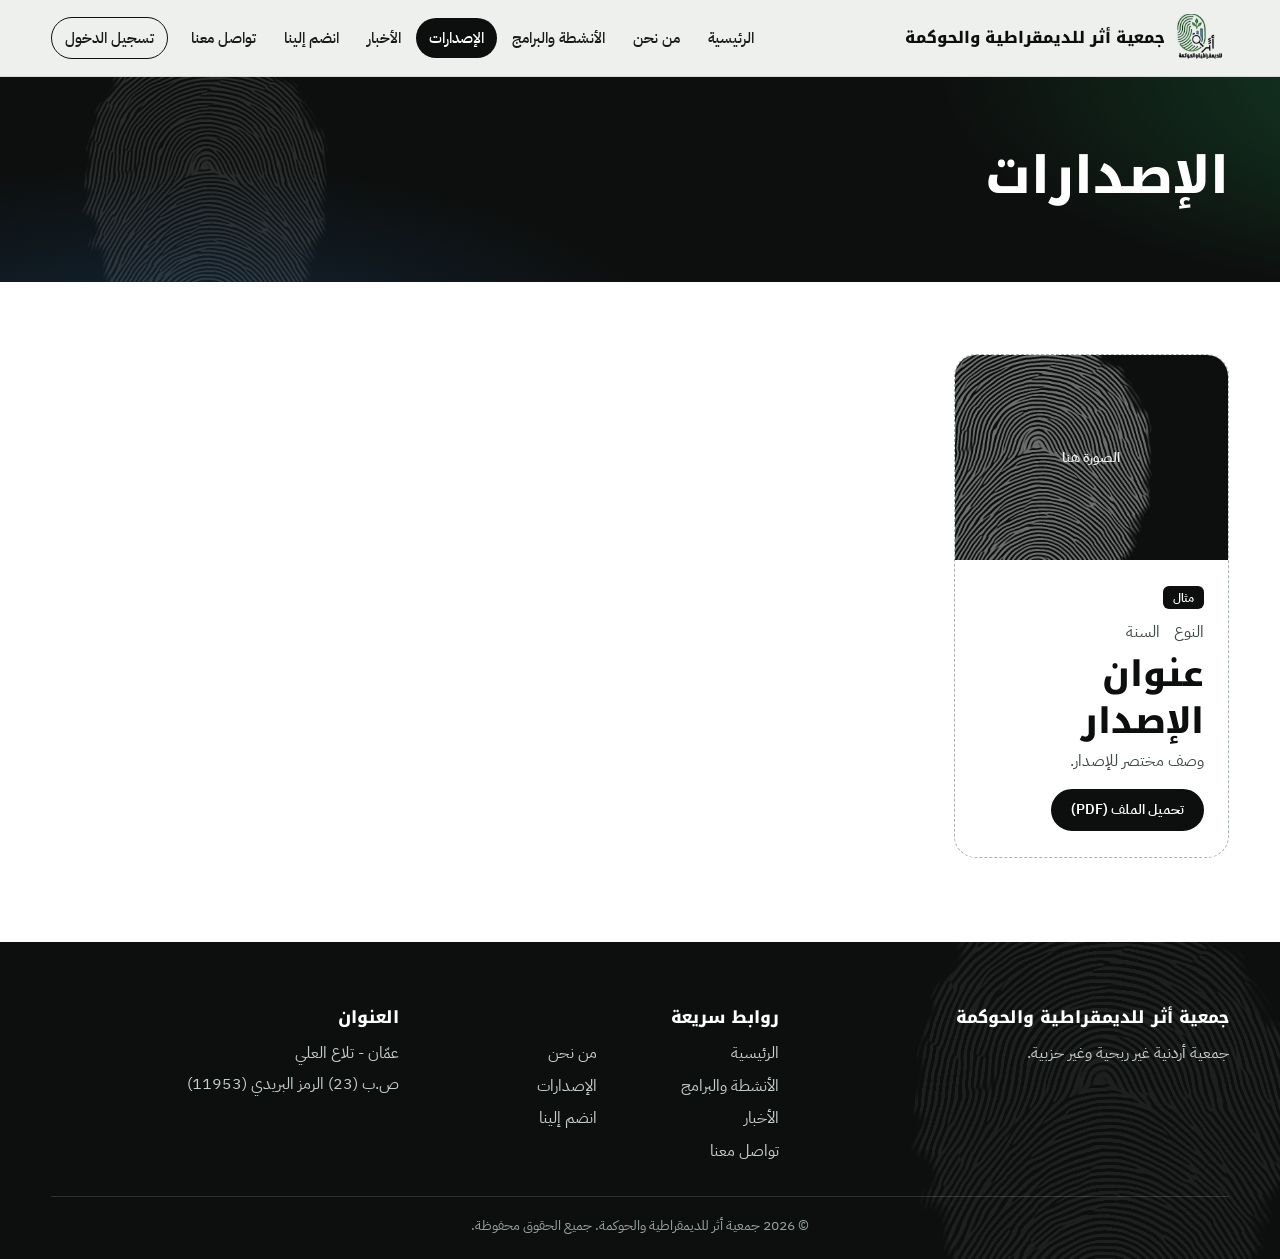
<file: publications.html>
<!DOCTYPE html>
<html lang="ar" dir="rtl">
<head>
  <meta charset="UTF-8">
  <meta name="viewport" content="width=device-width, initial-scale=1.0">
  <title>الإصدارات | جمعية أثر للديمقراطية والحوكمة</title>
  <meta name="description" content="تقارير ودراسات وإصدارات جمعية أثر للديمقراطية والحوكمة.">
  <meta name="theme-color" content="#0d0f0e">
  <link rel="canonical" href="https://YOUR-DOMAIN.org/publications.html">
  <meta property="og:type" content="website">
  <meta property="og:site_name" content="جمعية أثر للديمقراطية والحوكمة">
  <meta property="og:locale" content="ar_JO">
  <meta property="og:title" content="الإصدارات | جمعية أثر للديمقراطية والحوكمة">
  <meta property="og:description" content="تقارير ودراسات وإصدارات جمعية أثر للديمقراطية والحوكمة.">
  <meta property="og:url" content="https://YOUR-DOMAIN.org/publications.html">
  <meta property="og:image" content="https://YOUR-DOMAIN.org/assets/og-image.png">
  <meta name="twitter:card" content="summary_large_image">
  <link rel="icon" href="logo.png">
  <link rel="apple-touch-icon" href="logo.png">
  <link rel="preconnect" href="https://fonts.googleapis.com">
  <link rel="preconnect" href="https://fonts.gstatic.com" crossorigin>
  <link href="https://fonts.googleapis.com/css2?family=IBM+Plex+Sans+Arabic:wght@400;500;600&family=Noto+Kufi+Arabic:wght@700;800&display=swap" rel="stylesheet">
  <link rel="stylesheet" href="style.css">
</head>
<body>
  <a class="skip" href="#main">انتقل إلى المحتوى</a>

  <header class="header">
    <div class="container header-inner">
      <a href="index.html" class="brand" aria-label="جمعية أثر للديمقراطية والحوكمة - الصفحة الرئيسية">
        <img src="logo.png" alt="" class="logo" width="48" height="44">
        <span>جمعية أثر للديمقراطية والحوكمة</span>
      </a>
      <button class="menu-btn" id="menuBtn" type="button" aria-label="فتح القائمة" aria-expanded="false" aria-controls="nav"><svg viewBox="0 0 24 24" width="24" height="24" fill="none" stroke="currentColor" stroke-width="2.4" stroke-linecap="round" aria-hidden="true"><path d="M4 7h16M4 12h16M4 17h16"/></svg></button>
      <nav class="nav" id="nav" aria-label="القائمة الرئيسية">
        <a href="index.html">الرئيسية</a>
        <a href="about.html">من نحن</a>
        <a href="programs.html">الأنشطة والبرامج</a>
        <a href="publications.html" class="active" aria-current="page">الإصدارات</a>
        <a href="news.html">الأخبار</a>
        <a href="join.html">انضم إلينا</a>
        <a href="contact.html">تواصل معنا</a>
        <a href="login.html">تسجيل الدخول</a>
      </nav>
    </div>
  </header>

  <main id="main">
    <section class="page-title">
      <div class="container"><h1>الإصدارات</h1></div>
    </section>

    <section class="section">
      <div class="container">
        <div class="grid">
          <article class="card example has-thumb">
          <div class="thumb cover" role="img" aria-label="مساحة مخصصة لصورة"></div>
          <div class="card-body">
            <span class="tag">مثال</span>
            <p class="meta"><span>النوع</span><span>السنة</span></p>
            <h2 class=\"card-title\">عنوان الإصدار</h2>
            <p>وصف مختصر للإصدار.</p>
            <p class="card-action"><a href="#" class="btn small">تحميل الملف (PDF)</a></p>
          </div>
        </article>
        </div>
      </div>
    </section>

  </main>

  <footer class="footer">
    <div class="container">
      <div class="footer-grid">
        <div>
          <h2 class="footer-h">جمعية أثر للديمقراطية والحوكمة</h2>
          <p>جمعية أردنية غير ربحية وغير حزبية.</p>
        </div>
        <nav aria-label="روابط التذييل">
          <h2 class="footer-h">روابط سريعة</h2>
          <ul class="footer-links">
            <li><a href="index.html">الرئيسية</a></li>
            <li><a href="about.html">من نحن</a></li>
            <li><a href="programs.html">الأنشطة والبرامج</a></li>
            <li><a href="publications.html">الإصدارات</a></li>
            <li><a href="news.html">الأخبار</a></li>
            <li><a href="join.html">انضم إلينا</a></li>
            <li><a href="contact.html">تواصل معنا</a></li>
          </ul>
        </nav>
        <address>
          <h2 class="footer-h">العنوان</h2>
          <p>عمّان - تلاع العلي<br>ص.ب (23) الرمز البريدي (11953)</p>
        </address>
      </div>
      <p class="copyright">© <span id="year">2026</span> جمعية أثر للديمقراطية والحوكمة. جميع الحقوق محفوظة.</p>
    </div>
  </footer>

  <button class="to-top" id="toTop" type="button" aria-label="العودة إلى أعلى الصفحة"><svg viewBox="0 0 24 24" width="22" height="22" fill="none" stroke="currentColor" stroke-width="2.6" stroke-linecap="round" stroke-linejoin="round" aria-hidden="true"><path d="M5 15l7-7 7 7"/></svg></button>

  <script src="script.js"></script>
</body>
</html>
</file>
<file: style.css>
/* =====================================================
   جمعية أثر للديمقراطية والحوكمة - نظام التصميم والتنسيق
   الفكرة: تباين عالٍ. بصمة سوداء على رمادي فاتح، وأقسام
   سوداء حادة، والأخضر (النبات) هو اللون الحيّ الأساسي.
   الفهرس: 1 المتغيرات · 2 الأساسيات · 3 الرأس · 4 الرئيسية
   5 العناوين · 6 الأزرار · 7 البطاقات والبلاطات · 8 النصوص
   9 النماذج · 10 التذييل · 11 اللوحات الداخلية · 12 الحركة
   13 الشاشات الصغيرة
   ===================================================== */

/* ===== 1. المتغيرات (نظام التصميم) ===== */
:root {
  /* الألوان */
  --paper: #eceeeb;
  --paper-2: #f6f7f5;
  --ink: #0d0f0e;
  --green: #22a55b;
  --green-deep: #0f5a3c;
  --lime: #b7e36b;
  --blue: #2b7fd6;
  --amber: #f2b01e;
  --text: #161a18;
  --muted: #55625b;
  --line: #d3d9d5;

  /* الخطوط */
  --font-display: "Noto Kufi Arabic", "IBM Plex Sans Arabic", Tahoma, sans-serif;
  --font-body: "IBM Plex Sans Arabic", "Segoe UI", Tahoma, sans-serif;

  /* الحواف والظلال */
  --r-sm: 12px;
  --r-md: 20px;
  --r-lg: 32px;
  --shadow: 0 22px 40px -24px rgba(13, 15, 14, 0.45);
  --shadow-hard: 6px 6px 0 var(--ink);

  /* المسافات */
  --s-1: 8px;
  --s-2: 16px;
  --s-3: 24px;
  --s-4: 40px;
  --s-5: 72px;
}

/* ===== 2. الأساسيات ===== */
* { box-sizing: border-box; margin: 0; padding: 0; }
html { scroll-behavior: smooth; scroll-padding-top: 90px; }

body {
  font-family: var(--font-body);
  color: var(--text);
  line-height: 1.9;
  background: #fff;
  overflow-x: hidden;
}

a { color: inherit; text-decoration: none; }
img { max-width: 100%; display: block; }
ul { list-style: none; }
address { font-style: normal; }

h1, h2, h3 { font-family: var(--font-display); line-height: 1.35; }

:focus-visible { outline: 3px solid var(--blue); outline-offset: 3px; border-radius: 6px; }

.container { width: 92%; max-width: 1180px; margin: 0 auto; }
.section { padding: var(--s-5) 0 84px; }
.section.alt { background: var(--paper); }
.section h2 { font-size: clamp(1.6rem, 3vw, 2.2rem); font-weight: 800; color: var(--ink); }
.lead { color: var(--muted); margin-bottom: var(--s-3); }

.sr-only {
  position: absolute;
  width: 1px;
  height: 1px;
  padding: 0;
  margin: -1px;
  overflow: hidden;
  clip: rect(0, 0, 0, 0);
  white-space: nowrap;
  border: 0;
}
.skip {
  position: absolute;
  inset-inline-start: 12px;
  top: -64px;
  z-index: 100;
  background: var(--ink);
  color: #fff;
  padding: 10px 18px;
  border-radius: 0 0 14px 14px;
  transition: top 0.2s;
}
.skip:focus { top: 0; }

.section-head { display: flex; align-items: baseline; justify-content: space-between; gap: var(--s-2); margin-bottom: 32px; }
.link-more { font-weight: 600; border-bottom: 3px solid var(--green); padding-bottom: 1px; }
.link-more:hover { background: var(--green); }

/* ===== 3. الرأس والقائمة ===== */
.header {
  background: rgba(236, 238, 235, 0.88);
  backdrop-filter: blur(14px) saturate(1.2);
  -webkit-backdrop-filter: blur(14px) saturate(1.2);
  border-bottom: 1px solid rgba(13, 15, 14, 0.1);
  position: sticky;
  top: 0;
  z-index: 20;
  transition: box-shadow 0.25s;
}
.header.scrolled { box-shadow: 0 12px 30px -20px rgba(13, 15, 14, 0.6); }
.header-inner { display: flex; align-items: center; justify-content: space-between; min-height: 76px; gap: 12px; }

.brand { display: flex; align-items: center; gap: 10px; font-family: var(--font-display); font-weight: 800; color: var(--ink); font-size: 1rem; }
.logo { height: 48px; width: auto; mix-blend-mode: multiply; }

.nav { display: flex; align-items: center; gap: 2px; font-size: 0.95rem; font-weight: 500; }
.nav a { padding: 6px 13px; border-radius: 999px; transition: background 0.2s, color 0.2s; }
.nav a:hover { background: rgba(13, 15, 14, 0.08); }
.nav a.active { background: var(--ink); color: #fff; }
.nav a[href="login.html"] { border: 1.5px solid var(--ink); margin-inline-start: 8px; }
.nav a[href="login.html"]:hover { background: var(--ink); color: #fff; }

.menu-btn {
  display: none;
  background: #fff;
  color: var(--ink);
  border: 1.5px solid var(--ink);
  border-radius: var(--r-sm);
  padding: 6px 10px;
  cursor: pointer;
  line-height: 0;
}

/* ===== 4. البطل (الصفحة الرئيسية) ===== */
.hero {
  position: relative;
  overflow: hidden;
  background: var(--paper);
  border-bottom: 6px solid var(--ink);
}
.hero::before {
  content: "";
  position: absolute;
  inset: -20%;
  background:
    radial-gradient(30% 40% at 28% 55%, rgba(34, 165, 91, 0.22), transparent 70%),
    radial-gradient(28% 36% at 40% 30%, rgba(43, 127, 214, 0.16), transparent 70%),
    radial-gradient(24% 30% at 15% 75%, rgba(183, 227, 107, 0.3), transparent 70%);
  animation: glow 16s ease-in-out infinite alternate;
  pointer-events: none;
}
.hero-inner { position: relative; display: grid; grid-template-columns: 0.85fr 1.3fr; align-items: end; gap: 20px; min-height: 620px; }
.hero-text { align-self: center; padding: 56px 0; position: relative; z-index: 4; }
.hero h1 { font-size: clamp(2.4rem, 5vw, 4.4rem); font-weight: 800; line-height: 1.22; color: var(--ink); margin-bottom: 20px; }
.hero p { font-size: 1.15rem; color: #34413b; max-width: 30rem; margin-bottom: 32px; }
.hero-actions { display: flex; flex-wrap: wrap; gap: 12px; }

/* تركيبة البصمة: بصمة + عدسة + أعمدة + نباتات + أيقونات */
.hero-art { position: relative; width: 100%; aspect-ratio: 4 / 3; }
.hero-art > img { position: absolute; }
.hero-art .plants, .hero-art .lens { inset: 0; width: 100%; height: 100%; }
.hero-art .plants { transform-origin: 50% 100%; }
.hero-art .print { left: 30%; top: 19%; width: 40%; height: auto; rotate: 9deg; }

.ring {
  position: absolute;
  left: 50%;
  top: 52%;
  translate: -50% -50%;
  width: 86%;
  height: 94%;
  border: 1.5px dashed rgba(13, 15, 14, 0.28);
  border-radius: 50%;
  animation: fade 1.2s ease 0.3s both;
}
.ring.r2 { width: 64%; height: 72%; border-color: rgba(13, 15, 14, 0.16); }

.chips { position: absolute; inset: 0; }
.chip {
  position: absolute;
  left: var(--x);
  top: var(--y);
  translate: -50% -50%;
  z-index: 3;
  display: flex;
  flex-direction: column;
  align-items: center;
  gap: 6px;
  animation: chip-in 0.6s cubic-bezier(0.2, 0.9, 0.3, 1.3) var(--d) both;
}
.chip img {
  width: 62px;
  height: 62px;
  padding: 12px;
  background: #fff;
  border: 1.5px solid var(--ink);
  border-radius: 18px;
  box-shadow: 4px 4px 0 var(--ink);
  animation: bob 6s ease-in-out var(--d) infinite alternate;
}
.chip span {
  background: var(--ink);
  color: #fff;
  font-size: 0.78rem;
  font-weight: 600;
  line-height: 1.7;
  padding: 0 10px;
  border-radius: 999px;
  white-space: nowrap;
}

.print { animation: stamp 1s cubic-bezier(0.2, 0.7, 0.2, 1) both; translate: calc(var(--px, 0) * -14px) calc(var(--py, 0) * -10px); }
.lens { transform-origin: 73% 66%; animation: pop 0.7s cubic-bezier(0.2, 0.9, 0.3, 1.3) 1.5s both; translate: calc(var(--px, 0) * -18px) calc(var(--py, 0) * -12px); }
.plants.back { animation: grow 1.8s cubic-bezier(0.25, 0.6, 0.2, 1) 0.55s both, sway 7s ease-in-out 2.4s infinite alternate; translate: calc(var(--px, 0) * -8px) calc(var(--py, 0) * -5px); }
.plants.front { animation: grow 1.4s cubic-bezier(0.25, 0.6, 0.2, 1) 1.1s both, sway 6s ease-in-out 2.6s infinite alternate-reverse; translate: calc(var(--px, 0) * -24px) calc(var(--py, 0) * -16px); }

/* ===== 5. عناوين الصفحات الداخلية ===== */
.page-title {
  position: relative;
  overflow: hidden;
  color: #fff;
  padding: 64px 0 72px;
  background:
    radial-gradient(50% 120% at 85% 0%, rgba(34, 165, 91, 0.35), transparent 65%),
    radial-gradient(40% 100% at 10% 100%, rgba(43, 127, 214, 0.22), transparent 70%),
    var(--ink);
  background-size: 140% 140%, 140% 140%, 100% 100%;
  animation: glow-bg 14s ease-in-out infinite alternate;
}
.page-title::after {
  content: "";
  position: absolute;
  inset-block: -30% -30%;
  inset-inline-end: 2%;
  width: 360px;
  background: url("assets/print-white.webp") center / contain no-repeat;
  opacity: 0.12;
  pointer-events: none;
}
.page-title h1 { position: relative; z-index: 1; font-size: clamp(2rem, 4.6vw, 3.2rem); font-weight: 800; }

/* ===== 6. الأزرار ===== */
.btn {
  display: inline-block;
  background: var(--ink);
  color: #fff;
  padding: 12px 30px;
  border: 2px solid var(--ink);
  border-radius: 999px;
  font-family: var(--font-body);
  font-weight: 600;
  font-size: 1rem;
  cursor: pointer;
  transition: background 0.2s, color 0.2s, border-color 0.2s, transform 0.2s;
}
.btn:hover { background: var(--green); border-color: var(--green); color: var(--ink); }
.btn:active { transform: scale(0.97); }
.btn.small { padding: 5px 18px; font-size: 0.9rem; }
.btn.ghost { background: transparent; color: var(--ink); }
.btn.ghost:hover { background: var(--ink); border-color: var(--ink); color: #fff; }
.btn.accent { background: var(--green); border-color: var(--green); color: var(--ink); }
.btn.accent:hover { background: var(--lime); border-color: var(--lime); }

.to-top {
  position: fixed;
  inset-inline-end: 20px;
  bottom: 20px;
  z-index: 30;
  width: 48px;
  height: 48px;
  display: grid;
  place-items: center;
  background: var(--green);
  color: var(--ink);
  border: 2px solid var(--ink);
  border-radius: 50%;
  cursor: pointer;
  opacity: 0;
  visibility: hidden;
  translate: 0 12px;
  transition: opacity 0.25s, translate 0.25s, visibility 0.25s, background 0.2s;
}
.to-top.show { opacity: 1; visibility: visible; translate: 0 0; }
.to-top:hover { background: var(--lime); }

/* ===== 7. البطاقات والبلاطات ===== */
.grid { display: grid; grid-template-columns: repeat(auto-fill, minmax(270px, 1fr)); gap: 26px; }

.card {
  background: #fff;
  border: 1.5px solid var(--line);
  border-radius: 22px;
  padding: 26px;
  transition: border-color 0.2s, box-shadow 0.25s, transform 0.25s;
}
.card.has-thumb { padding: 0; overflow: hidden; }
.card:hover { border-color: var(--ink); box-shadow: var(--shadow); transform: translateY(-3px); }
.card h3, .card .card-title { color: var(--ink); margin-bottom: 6px; font-size: 1.2rem; font-weight: 800; }
.card p { color: #3d4944; font-size: 0.97rem; }
.card-body { padding: 22px 24px 26px; }
.card-action { margin-top: 14px; }
.card.example { border-style: dashed; border-color: #a9b3ad; }

.tag { display: inline-block; background: var(--ink); color: #fff; font-weight: 600; font-size: 0.78rem; padding: 0 10px; border-radius: 6px; margin-bottom: 8px; }
.meta { display: flex; gap: 14px; color: var(--muted); font-size: 0.85rem; margin-bottom: 4px; }

/* الصورة المصغّرة: تُستبدل لاحقاً بـ <img> حقيقية */
.thumb {
  --bg: var(--ink);
  --print: url("assets/print-white.webp");
  --fg: rgba(255, 255, 255, 0.9);
  --op: 0.4;
  position: relative;
  aspect-ratio: 16 / 9;
  background: var(--bg);
  display: grid;
  place-items: center;
  overflow: hidden;
}
.thumb::before { content: "الصورة هنا"; position: relative; z-index: 1; color: var(--fg); font-size: 0.85rem; font-weight: 600; }
.thumb::after { content: ""; position: absolute; inset: -25% 20% -25% -20%; background: var(--print) center / contain no-repeat; opacity: var(--op); }
.thumb img { position: absolute; inset: 0; width: 100%; height: 100%; object-fit: cover; z-index: 2; }
.thumb.cover { aspect-ratio: 4 / 3; }
.card:nth-child(3n + 2) .thumb { --bg: var(--green); --print: url("assets/print.webp"); --fg: var(--ink); --op: 0.5; }
.card:nth-child(3n + 3) .thumb { --bg: var(--paper); --print: url("assets/print.webp"); --fg: var(--ink); --op: 0.85; }

/* مجالات العمل */
.tiles { display: grid; grid-template-columns: repeat(auto-fill, minmax(280px, 1fr)); gap: 16px; }
.tile {
  display: flex;
  align-items: center;
  gap: 16px;
  background: #fff;
  border: 1.5px solid var(--line);
  border-radius: var(--r-md);
  padding: 18px 20px;
  transition: border-color 0.2s, box-shadow 0.25s;
}
.tile:hover { border-color: var(--ink); box-shadow: var(--shadow); }
.tile img { flex: none; width: 52px; height: 52px; padding: 7px; border-radius: 14px; background: var(--paper); }
.tile h3 { font-size: 1.05rem; font-weight: 800; color: var(--ink); line-height: 1.45; }
.tile p { font-size: 0.88rem; color: var(--muted); line-height: 1.6; }

/* ===== 8. النصوص والجداول ===== */
.text-block > * { max-width: 46rem; }
.text-block > table, .text-block > .grid { max-width: none; }
.text-block h2 { margin: 40px 0 12px; }
.text-block > h2:first-child { margin-top: 0; }
.text-block p { margin-bottom: 14px; }

table { width: 100%; border-collapse: separate; border-spacing: 0; background: #fff; border: 1.5px solid var(--ink); border-radius: 16px; overflow: hidden; }
th, td { padding: 12px 18px; text-align: right; border-bottom: 1px solid var(--line); }
tr:last-child th, tr:last-child td { border-bottom: none; }
th { background: var(--paper); width: 35%; font-weight: 600; }

.notice { background: var(--paper); border-inline-start: 5px solid var(--green); padding: 14px 18px; border-radius: var(--r-sm); margin: 18px 0; }
.notice.dev { background: #fff6dd; border-color: var(--amber); margin-top: 28px; max-width: 560px; }
.notice a { text-decoration: underline; }

.placeholder { border: 2px dashed #a0aaa4; border-radius: 18px; color: var(--muted); padding: 24px; text-align: center; background: var(--paper-2); }

.cta-box {
  position: relative;
  overflow: hidden;
  color: #fff;
  border-radius: 34px;
  padding: 60px 52px;
  background:
    radial-gradient(40% 90% at 90% 10%, rgba(34, 165, 91, 0.55), transparent 65%),
    radial-gradient(40% 80% at 10% 100%, rgba(43, 127, 214, 0.35), transparent 70%),
    var(--ink);
  background-size: 150% 150%, 150% 150%, 100% 100%;
  animation: glow-bg 12s ease-in-out infinite alternate;
}
.cta-box::after { content: ""; position: absolute; inset-block: -40% -40%; inset-inline-end: 0; width: 420px; background: url("assets/print-white.webp") center / contain no-repeat; opacity: 0.13; pointer-events: none; }
.cta-box > * { position: relative; z-index: 1; }
.cta-box h2 { color: #fff; margin-bottom: 8px; }
.cta-box p { max-width: 32rem; margin-bottom: 26px; color: #d3dbd6; }

/* ===== 9. النماذج ===== */
.form { max-width: 620px; background: #fff; border: 1.5px solid var(--ink); border-radius: 26px; padding: 32px; box-shadow: 8px 8px 0 var(--ink); }
.field { margin-bottom: 18px; }
.field label { display: block; font-weight: 600; margin-bottom: 5px; }
.field input, .field select, .field textarea {
  width: 100%;
  padding: 12px 16px;
  background: var(--paper-2);
  border: 1.5px solid #8f9b95;
  border-radius: 14px;
  font-family: inherit;
  font-size: 1rem;
  color: var(--text);
  transition: border-color 0.2s, box-shadow 0.2s, background 0.2s;
}
.field input:focus, .field select:focus, .field textarea:focus { outline: none; background: #fff; border-color: var(--ink); box-shadow: 0 0 0 4px rgba(43, 127, 214, 0.35); }
.field textarea { min-height: 140px; resize: vertical; }
.field .error { color: #a8211a; font-size: 0.88rem; display: none; margin-top: 4px; }
.field.invalid input, .field.invalid select, .field.invalid textarea { border-color: #a8211a; }
.field.invalid .error { display: block; }

.success { display: none; background: var(--lime); color: var(--ink); font-weight: 600; padding: 12px 16px; border-radius: var(--r-sm); margin-top: 16px; }
.success.show { display: block; }

.two-cols { display: grid; grid-template-columns: 1fr 1fr; gap: 44px; align-items: start; }

/* ===== 10. التذييل ===== */
.footer { position: relative; overflow: hidden; background: var(--ink); color: #c6d0ca; padding: 64px 0 20px; }
.footer::before { content: ""; position: absolute; inset-block: -30% -30%; inset-inline-start: -4%; width: 460px; background: url("assets/print-white.webp") center / contain no-repeat; opacity: 0.07; pointer-events: none; }
.footer .container { position: relative; }
.footer-grid { display: grid; grid-template-columns: 1.2fr 1fr 1fr; gap: 32px; }
.footer-h { font-size: 1.05rem; font-weight: 800; color: #fff; margin-bottom: 10px; }
.footer-links { display: grid; grid-template-columns: 1fr 1fr; gap: 2px 16px; }
.footer a:hover { color: var(--lime); }
.copyright { text-align: center; border-top: 1px solid rgba(255, 255, 255, 0.14); margin-top: 30px; padding-top: 16px; font-size: 0.85rem; color: #98a69f; }

/* ===== 11. اللوحات الداخلية ===== */
body.app { background: var(--paper); }
.app-header { background: rgba(236, 238, 235, 0.92); backdrop-filter: blur(12px); border-bottom: 1px solid rgba(13, 15, 14, 0.12); display: flex; align-items: center; justify-content: space-between; padding: 10px 4%; position: sticky; top: 0; z-index: 10; }
.app-user { display: flex; align-items: center; gap: 12px; color: var(--muted); }
.app-layout { display: grid; grid-template-columns: 240px 1fr; min-height: calc(100vh - 71px); }
.app-nav { background: var(--ink); padding: 24px 14px; display: flex; flex-direction: column; gap: 4px; }
.app-nav a { padding: 11px 16px; border-radius: 14px; color: #c6d0ca; transition: background 0.2s; }
.app-nav a:hover { background: rgba(255, 255, 255, 0.08); }
.app-nav a.active { background: var(--green); color: var(--ink); font-weight: 700; }
.app-main { padding: 32px 4%; min-width: 0; }
.app-title { font-size: 1.8rem; font-weight: 800; color: var(--ink); margin-bottom: 22px; }
.app-sub { font-size: 1.2rem !important; font-weight: 800; color: var(--ink); margin: 34px 0 14px; }

.stats { display: grid; grid-template-columns: repeat(auto-fit, minmax(190px, 1fr)); gap: 16px; }
.stat { --bar: var(--green); position: relative; overflow: hidden; background: #fff; border: 1.5px solid var(--ink); border-radius: var(--r-md); padding: 24px 20px 18px; }
.stat::before { content: ""; position: absolute; inset-inline: 0; top: 0; height: 8px; background: var(--bar); }
.stat:nth-child(4n + 2) { --bar: var(--blue); }
.stat:nth-child(4n + 3) { --bar: var(--ink); }
.stat:nth-child(4n + 4) { --bar: var(--amber); }
.stat-label { display: block; color: var(--muted); font-size: 0.9rem; }
.stat-value { display: block; font-family: var(--font-display); font-size: 2.2rem; font-weight: 800; color: var(--ink); }

.table-wrap { overflow-x: auto; border-radius: 16px; }
table.data th { width: auto; font-size: 0.9rem; }
table.data td { font-size: 0.92rem; }
tr.example-row td { color: #5f6c66; font-style: italic; }

.tabs { display: flex; flex-wrap: wrap; gap: 8px; margin-bottom: 8px; }
.tab { background: #fff; color: var(--text); border: 1.5px solid #8f9b95; border-radius: 999px; padding: 6px 18px; font-family: inherit; font-size: 0.92rem; cursor: pointer; transition: border-color 0.2s, background 0.2s; }
.tab:hover { border-color: var(--ink); }
.tab.active { background: var(--ink); color: #fff; border-color: var(--ink); }
.panel { display: none; }
.panel.active { display: block; }
.panel-head { display: flex; align-items: center; justify-content: space-between; }
.app-main .placeholder { margin-top: 16px; }

/* ===== 12. الحركة ===== */
@keyframes glow { from { transform: translate(-3%, 2%) scale(1); } to { transform: translate(4%, -3%) scale(1.12); } }
@keyframes glow-bg { from { background-position: 0% 0%, 100% 100%, 0 0; } to { background-position: 100% 20%, 0% 80%, 0 0; } }
@keyframes fade { from { opacity: 0; } to { opacity: 1; } }
@keyframes stamp { from { opacity: 0; transform: scale(1.07); filter: blur(8px); } to { opacity: 1; transform: none; filter: none; } }
@keyframes grow { from { clip-path: inset(100% 0 0 0); } to { clip-path: inset(0 0 0 0); } }
@keyframes sway { from { transform: rotate(-0.7deg); } to { transform: rotate(0.7deg); } }
@keyframes pop { from { opacity: 0; transform: scale(0.8); } to { opacity: 1; transform: none; } }
@keyframes chip-in { from { opacity: 0; scale: 0.6; } to { opacity: 1; scale: 1; } }
@keyframes bob { from { transform: translateY(-4px); } to { transform: translateY(6px); } }

/* ظهور العناصر أثناء التمرير (تضيفه script.js) */
.reveal { opacity: 0; transform: translateY(22px); transition: opacity 0.7s ease, transform 0.7s cubic-bezier(0.2, 0.7, 0.2, 1); }
.reveal.in { opacity: 1; transform: none; }

/* ===== 13. الشاشات الصغيرة ===== */
@media (max-width: 1000px) {
  .footer-grid { grid-template-columns: 1fr 1fr; }
}
@media (max-width: 900px) {
  .menu-btn { display: block; }
  .nav {
    display: none;
    position: absolute;
    top: 76px;
    inset-inline: 4%;
    flex-direction: column;
    align-items: stretch;
    gap: 2px;
    background: #fff;
    border: 1.5px solid var(--ink);
    border-radius: 20px;
    padding: 10px;
    box-shadow: var(--shadow);
  }
  .nav.open { display: flex; }
  .nav a { padding: 10px 14px; }
  .nav a[href="login.html"] { margin-inline-start: 0; text-align: center; }

  .hero-inner { grid-template-columns: 1fr; min-height: 0; gap: 0; }
  .hero-text { padding: 44px 0 8px; }
  .hero-art { max-width: 560px; margin-inline: auto; }
  .chip img { width: 46px; height: 46px; padding: 8px; border-radius: 14px; box-shadow: 3px 3px 0 var(--ink); }
  .chip span { display: none; }
  .two-cols { grid-template-columns: 1fr; gap: 28px; }
  .cta-box { padding: 40px 26px; }
  .section { padding: 56px 0 64px; }
  .form { box-shadow: 5px 5px 0 var(--ink); padding: 24px; }
  .footer-grid { grid-template-columns: 1fr; }

  .app-layout { grid-template-columns: 1fr; }
  .app-nav { flex-direction: row; overflow-x: auto; padding: 8px; }
  .app-nav a { white-space: nowrap; }
  .app-header { flex-wrap: wrap; gap: 8px; }
}
@media (max-width: 480px) {
  .brand span { font-size: 0.88rem; line-height: 1.4; }
  .footer-links { grid-template-columns: 1fr; }
  th { width: 40%; }
}

/* ===== احترام تفضيل تقليل الحركة ===== */
@media (prefers-reduced-motion: reduce) {
  html { scroll-behavior: auto; }
  *, *::before, *::after { animation: none !important; transition: none !important; }
}

/* ---- معرض الأنشطة (الهيكل ثابت والبيانات في gallery-data.js) ---- */
.gallery { position: relative; }
.gallery-stage { position: relative; border-radius: var(--radius-lg, 24px); overflow: hidden; border: 2px solid var(--ink); box-shadow: 8px 8px 0 var(--ink); background: var(--ink); }
.gallery .slide { display: none; position: relative; margin: 0; }
.gallery .slide.active { display: block; animation: fade 0.5s both; }
.gallery .thumb.wide, .gallery .slide > img { aspect-ratio: 21 / 9; width: 100%; min-height: 220px; display: block; object-fit: cover; border-radius: 0; }
.gallery figcaption { position: absolute; inset-inline: 0; bottom: 0; display: flex; justify-content: space-between; align-items: baseline; gap: 12px; padding: 40px 24px 18px; color: #fff; background: linear-gradient(to top, rgba(13,15,14,.88), transparent); }
.gallery figcaption strong { font-size: 1.15rem; font-weight: 800; }
.gallery figcaption span { font-size: .9rem; opacity: .9; }
.gallery figcaption a { color: inherit; text-decoration: underline; text-underline-offset: 4px; }
.gallery-ctrl { display: flex; align-items: center; justify-content: center; gap: 16px; margin-top: 22px; }
.gallery-ctrl[hidden] { display: none; }
.g-btn { width: 44px; height: 44px; border-radius: 50%; border: 2px solid var(--ink); background: #fff; color: var(--ink); font-size: 1.2rem; cursor: pointer; transition: background .2s, color .2s; }
.g-btn:hover { background: var(--ink); color: #fff; }
.g-dots { display: flex; gap: 10px; }
.g-dot { width: 12px; height: 12px; padding: 0; border-radius: 50%; border: 2px solid var(--ink); background: transparent; cursor: pointer; }
.g-dot[aria-current="true"] { background: var(--green); }
@media (max-width: 600px) { .gallery .thumb.wide, .gallery .slide > img { aspect-ratio: 4 / 3; } .gallery figcaption { padding: 28px 16px 14px; flex-direction: column; gap: 2px; } }
.section-head .more { font-weight: 700; color: var(--ink); text-decoration: underline; text-underline-offset: 5px; text-decoration-color: var(--green); }
.gallery .thumb.wide { height: auto; aspect-ratio: 21 / 8; min-height: 0; }
@media (max-width: 600px) { .gallery .thumb.wide { aspect-ratio: 4 / 3; } }
</file>
